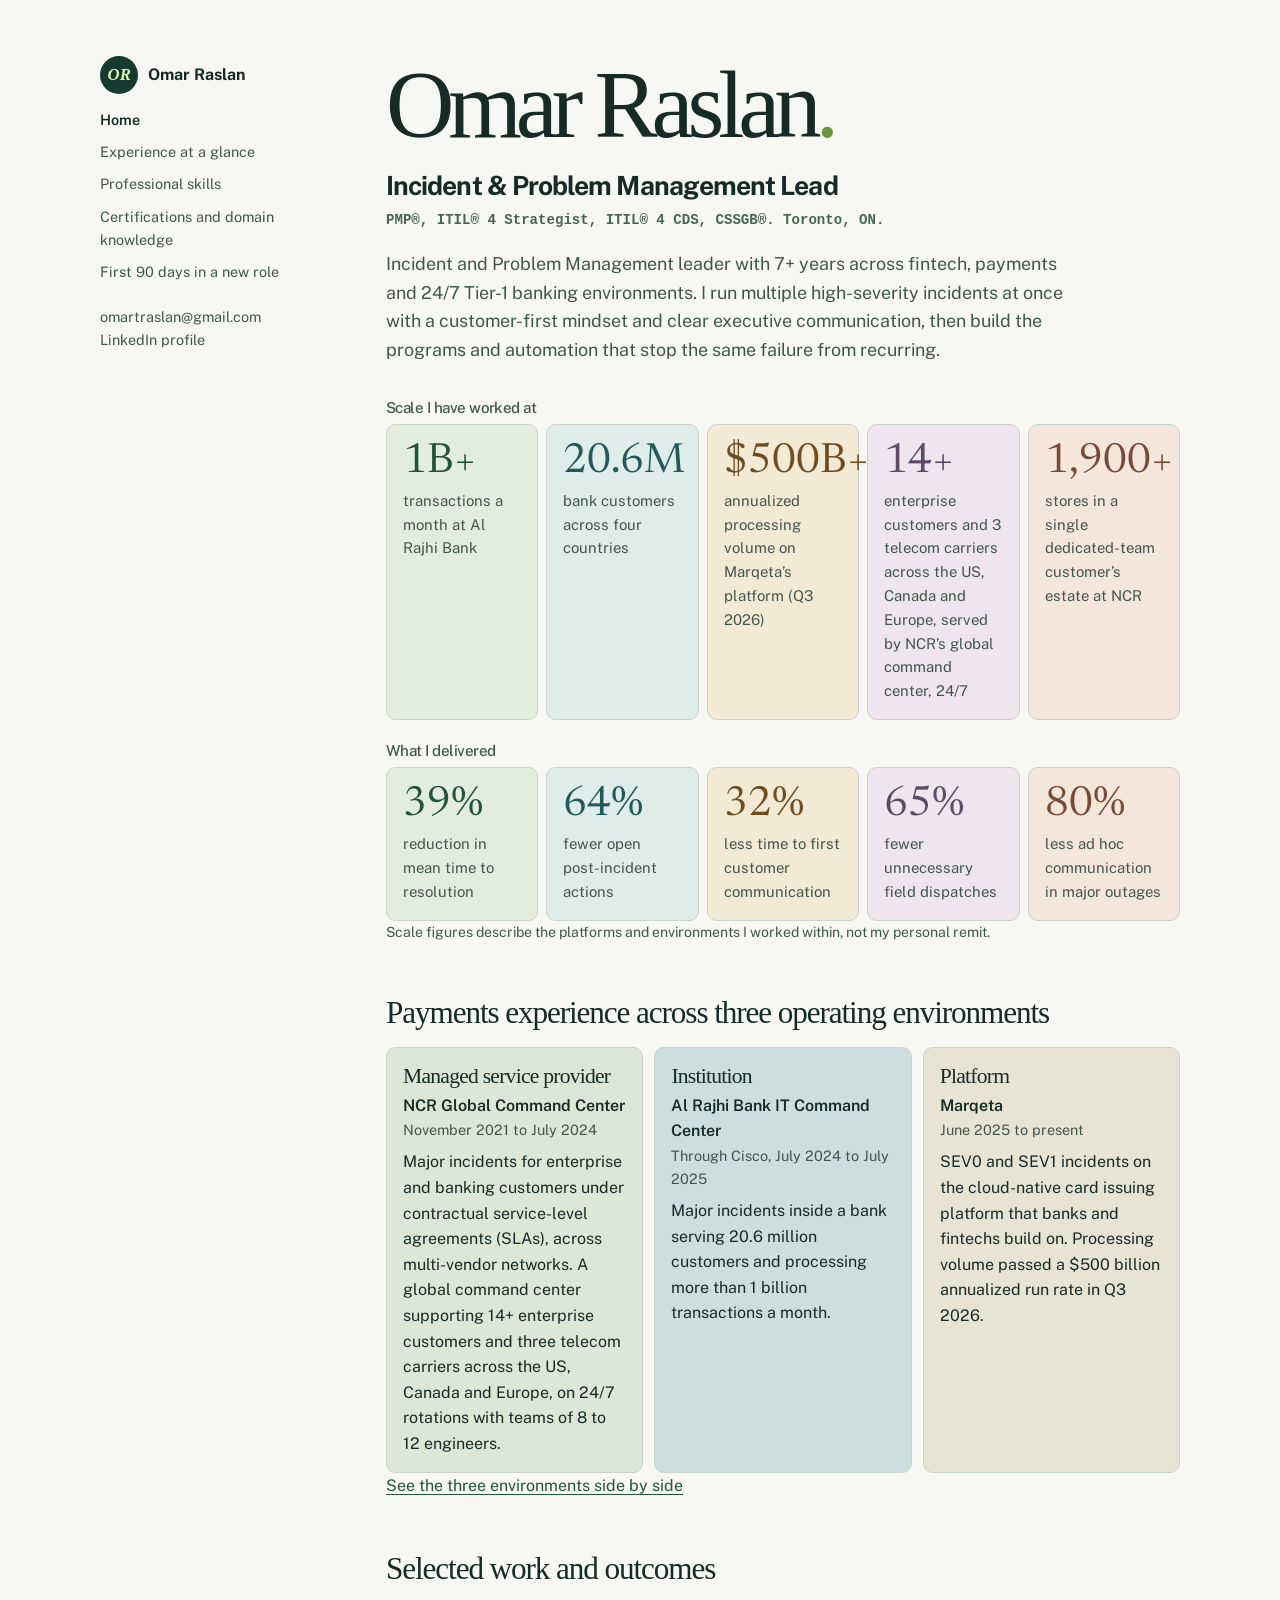
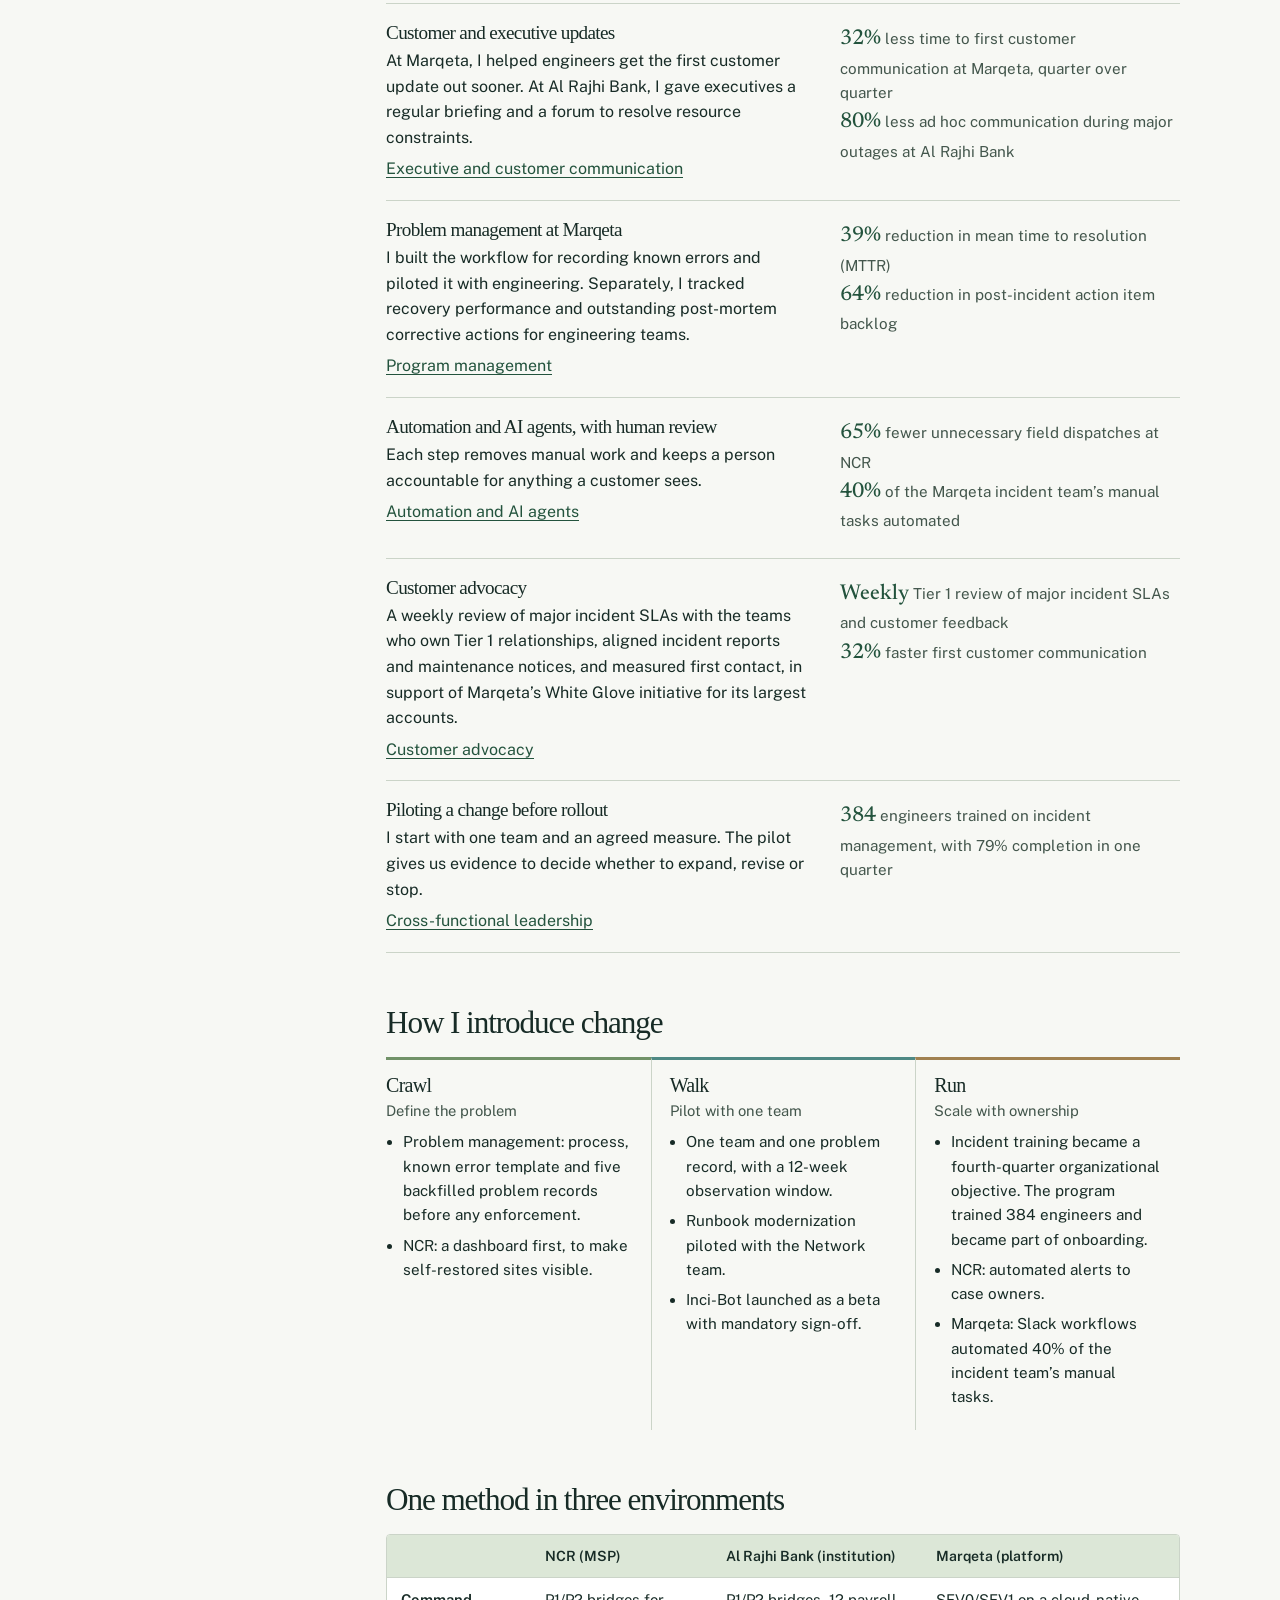
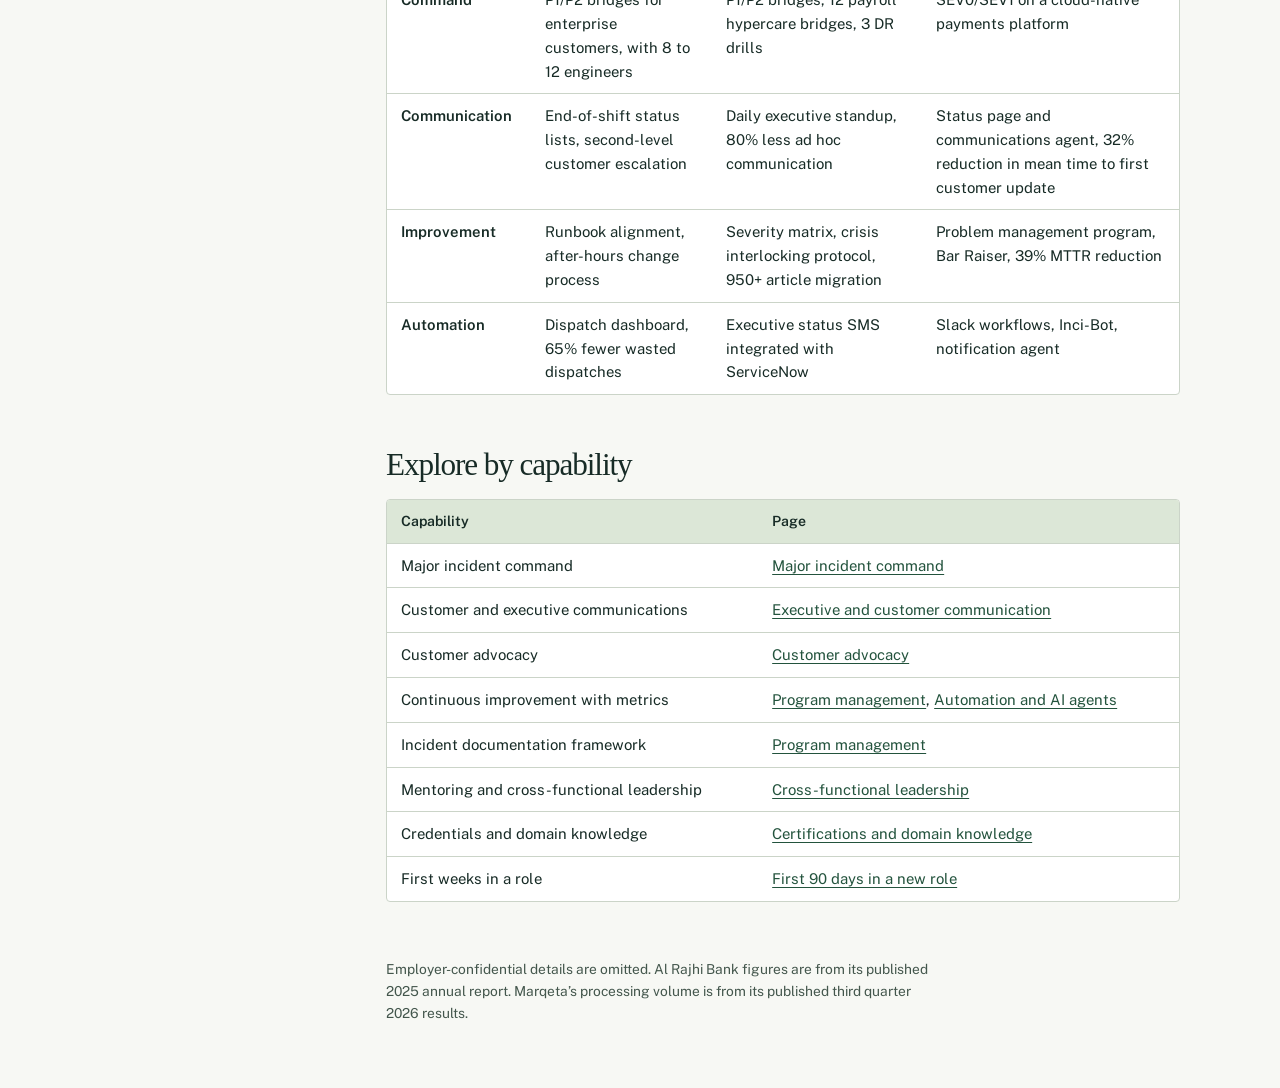
<file: index.html>
<!DOCTYPE html>
<html lang="en">
<head>
<meta charset="utf-8">
<meta name="viewport" content="width=device-width, initial-scale=1, viewport-fit=cover">
<title>Omar Raslan, Incident &amp; Problem Management Lead</title>
<meta name="description" content="Incident and problem management leader with 7+ years across fintech, payments and 24/7 Tier-1 banking environments. Major incident command, executive and customer communication, program management, automation and customer advocacy.">
<meta property="og:type" content="website">
<meta property="og:title" content="Omar Raslan, Incident &amp; Problem Management Lead">
<meta property="og:description" content="7+ years across fintech, payments and 24/7 Tier-1 banking environments. Incident command, communication, program management, automation and customer advocacy, with the evidence.">
<link rel="icon" href="data:image/svg+xml,%3Csvg xmlns='http://www.w3.org/2000/svg' viewBox='0 0 100 100'%3E%3Ctext y='.9em' font-size='90'%3E%F0%9F%9B%A1%EF%B8%8F%3C/text%3E%3C/svg%3E">
<link rel="stylesheet" href="https://fonts.googleapis.com/css2?family=Newsreader:opsz,wght@6..72,400;6..72,500;6..72,600&family=Public+Sans:wght@400;500;600&display=swap">
<style>
:root {
  --bg: #F5F7F9;
  --surface: #FFFFFF;
  --ink: #17222D;
  --muted: #526170;
  --line: #D5DCE3;
  --accent: #0B5C7A;
  --on-accent: #FFFFFF;
  --accent-soft: #E3F0F5;
  --amber: #8A5200;
  --amber-soft: #FFF3DC;
  color-scheme: light;
  box-sizing: border-box;
  padding-top: env(safe-area-inset-top, 0px);
  padding-bottom: env(safe-area-inset-bottom, 0px);
}
@media (prefers-color-scheme: dark) {
  :root:not([data-theme="light"]) {
    --bg: #10181F; --surface: #17222B; --ink: #E6EDF2; --muted: #9FB0BD; --line: #2A3946;
    --accent: #6CC0DD; --on-accent: #0B1A22; --accent-soft: #16323D; --amber: #F0B45A; --amber-soft: #33280F;
    color-scheme: dark;
  }
}
:root[data-theme="dark"] {
  --bg: #10181F; --surface: #17222B; --ink: #E6EDF2; --muted: #9FB0BD; --line: #2A3946;
  --accent: #6CC0DD; --on-accent: #0B1A22; --accent-soft: #16323D; --amber: #F0B45A; --amber-soft: #33280F;
  color-scheme: dark;
}
html { scroll-padding-top: calc(env(safe-area-inset-top, 0px) + 16px); }
*, *::before, *::after { box-sizing: border-box; }
body {
  margin: 0; background: var(--bg); color: var(--ink);
  font-family: "Public Sans", system-ui, -apple-system, "Segoe UI", Roboto, sans-serif;
  font-size: 1rem; line-height: 1.6; -webkit-text-size-adjust: 100%;
}
a { color: var(--accent); text-underline-offset: 3px; }
a:focus-visible, h1:focus-visible { outline: 2px solid var(--accent); outline-offset: 3px; border-radius: 2px; }
h1:focus { outline: none; }

.page { max-width: 1120px; margin: 0 auto; padding: 32px 20px 64px; display: grid; gap: 28px; }
@media (min-width: 920px) { .page { grid-template-columns: 230px minmax(0, 1fr); gap: 56px; padding-top: 56px; } }

.rail { font-size: 0.9rem; }
@media (min-width: 920px) { .rail { position: sticky; top: 32px; align-self: start; } }
.rail .who { font-family: "Newsreader", Georgia, serif; font-size: 1.15rem; color: var(--ink); text-decoration: none; display: inline-block; margin-bottom: 14px; }
.rail ul { list-style: none; margin: 0; padding: 0; display: flex; flex-wrap: wrap; gap: 6px 16px; }
@media (min-width: 920px) { .rail ul { flex-direction: column; gap: 9px; } }
.rail a { color: var(--muted); text-decoration: none; }
.rail a:hover { color: var(--accent); text-decoration: underline; }
.rail a[aria-current="page"] { color: var(--ink); font-weight: 600; }
.rail a.group-current { color: var(--ink); font-weight: 600; }
.rail .sub { display: none; margin-top: 8px; padding: 0 0 0 12px; border-left: 1px solid var(--line); flex-direction: column; gap: 7px; }
.rail.in-skills .sub { display: flex; }
.rail .contact { margin-top: 22px; color: var(--muted); }

main { min-width: 0; }
.view[hidden] { display: none; }

h1, h2, h3 { font-family: "Newsreader", Georgia, "Times New Roman", serif; font-weight: 500; line-height: 1.15; margin: 0; }
h1 { font-size: clamp(2.2rem, 5.6vw, 3.4rem); letter-spacing: -0.01em; }
h2 { font-size: clamp(1.5rem, 3.2vw, 1.95rem); margin: 52px 0 16px; }
h3 { font-size: 1.22rem; margin: 30px 0 10px; }
p { margin: 0 0 14px; max-width: 68ch; }
.lead { font-size: 1.12rem; max-width: 64ch; margin-top: 18px; }
ul.plain { margin: 0 0 14px; padding-left: 1.2em; max-width: 72ch; }
ul.plain li { margin-bottom: 10px; }
.title { font-size: 1.15rem; margin: 10px 0 2px; font-weight: 500; }
.creds { margin: 0; color: var(--muted); }
.note { color: var(--muted); font-size: 0.88rem; }

/* Numbers strip */
.kpis { margin: 34px 0 6px; }
.kpi-title { font-family: "Public Sans", system-ui, sans-serif; font-size: 0.95rem; font-weight: 500; margin: 22px 0 8px; color: var(--muted); }
.kpi-row { display: grid; grid-template-columns: repeat(auto-fit, minmax(150px, 1fr)); margin: 0; border-top: 1px solid var(--line); }
.kpi-row div { padding: 14px 16px 14px 0; border-bottom: 1px solid var(--line); }
.kpi-row dt { font-family: "Newsreader", Georgia, serif; font-size: clamp(2rem, 4.4vw, 2.6rem); line-height: 1.05; color: var(--accent); font-variant-numeric: lining-nums; }
.kpi-row dd { margin: 4px 0 0; color: var(--muted); font-size: 0.93rem; }

/* Three positions band */
.models { display: grid; gap: 0; margin: 8px 0 0; border-top: 1px solid var(--line); }
@media (min-width: 760px) { .models { grid-template-columns: repeat(3, minmax(0, 1fr)); border-top: 0; } }
.models div { padding: 16px 0; border-bottom: 1px solid var(--line); }
@media (min-width: 760px) { .models div { padding: 16px 20px 16px 0; border-bottom: 0; border-top: 3px solid var(--accent); } .models div + div { padding-left: 20px; border-left: 1px solid var(--line); } }
.models h3 { margin: 0 0 4px; font-size: 1.35rem; }
.models .org { font-weight: 600; margin: 0; }
.models .when { color: var(--muted); font-size: 0.9rem; margin: 0 0 8px; }
.models p:last-child { margin: 0; }

/* Cards list */
.diffs { list-style: none; margin: 0; padding: 0; border-top: 1px solid var(--line); }
.diffs li { padding: 18px 0; border-bottom: 1px solid var(--line); display: grid; gap: 6px 28px; }
@media (min-width: 760px) { .diffs li { grid-template-columns: minmax(0, 1.25fr) minmax(0, 1fr); } }
.diffs h3 { margin: 0 0 4px; font-size: 1.2rem; }
.diffs p { margin: 0 0 6px; }
.diffs .proof { color: var(--muted); font-size: 0.95rem; }
.diffs .proof strong { color: var(--accent); font-family: "Newsreader", Georgia, serif; font-size: 1.35rem; font-weight: 500; }

/* Tables */
.scroll { overflow-x: auto; margin: 12px 0 8px; border: 1px solid var(--line); border-radius: 4px; background: var(--surface); }
table { border-collapse: collapse; width: 100%; min-width: 680px; font-size: 0.93rem; }
th, td { text-align: left; vertical-align: top; padding: 10px 14px; border-bottom: 1px solid var(--line); }
thead th { color: var(--muted); font-weight: 600; font-size: 0.88rem; }
tbody th { font-weight: 600; width: 9rem; }
tbody tr:last-child td, tbody tr:last-child th { border-bottom: 0; }

/* Sequences */
.seq { list-style: none; counter-reset: s; margin: 10px 0 14px; padding: 0; max-width: 74ch; }
.seq > li { counter-increment: s; position: relative; padding: 0 0 18px 44px; }
.seq > li::before { content: counter(s); position: absolute; left: 0; top: 0; width: 28px; height: 28px; border-radius: 50%; border: 1px solid var(--accent); color: var(--accent); font-size: 0.85rem; display: grid; place-items: center; font-weight: 600; }
.seq > li::after { content: ""; position: absolute; left: 14px; top: 32px; bottom: 4px; width: 1px; background: var(--line); }
.seq > li:last-child::after { display: none; }
.seq h3 { margin: 2px 0 6px; font-size: 1.12rem; }
.seq p { margin: 0 0 6px; }
.seq .where { color: var(--muted); font-size: 0.93rem; }

.stages { display: grid; gap: 0; border-top: 1px solid var(--line); margin: 8px 0; }
@media (min-width: 760px) { .stages { grid-template-columns: repeat(3, minmax(0, 1fr)); border-top: 0; } }
.stages div { padding: 14px 0; border-bottom: 1px solid var(--line); }
@media (min-width: 760px) { .stages div { padding: 14px 18px 14px 0; border-bottom: 0; border-top: 3px solid var(--line); } .stages div:nth-child(1) { border-top-color: var(--accent-soft); } .stages div:nth-child(2) { border-top-color: var(--accent); } .stages div:nth-child(3) { border-top-color: var(--ink); } .stages div + div { padding-left: 18px; border-left: 1px solid var(--line); } }
.stages h3 { margin: 0 0 2px; font-size: 1.25rem; }
.stages .sub { color: var(--muted); margin: 0 0 8px; font-size: 0.92rem; }
.stages ul { margin: 0; padding-left: 1.1em; font-size: 0.95rem; }
.stages li { margin-bottom: 6px; }

.lifecycle { list-style: none; margin: 14px 0 8px; padding: 0; display: flex; flex-wrap: wrap; gap: 8px; }
.lifecycle li { padding: 6px 12px; border: 1px solid var(--line); background: var(--surface); border-radius: 4px; font-size: 0.92rem; }

.facts { margin: 0 0 6px; border-top: 1px solid var(--line); max-width: 72ch; }
.facts div { display: grid; grid-template-columns: 10rem minmax(0, 1fr); gap: 4px 16px; padding: 9px 0; border-bottom: 1px solid var(--line); }
.facts dt { font-weight: 600; }
.facts dd { margin: 0; color: var(--muted); }
@media (max-width: 560px) { .facts div { grid-template-columns: 7.5rem minmax(0, 1fr); } }
.source { font-size: 0.85rem; color: var(--muted); }

.format { margin: 0 0 8px; max-width: 72ch; border-top: 1px solid var(--line); }
.format div { padding: 10px 0; border-bottom: 1px solid var(--line); display: grid; grid-template-columns: 11rem minmax(0, 1fr); gap: 4px 16px; }
.format dt { font-weight: 600; }
.format dd { margin: 0; color: var(--muted); }
@media (max-width: 560px) { .format div { grid-template-columns: 1fr; } }

.bridge { margin: 26px 0 8px; background: var(--surface); border: 1px solid var(--line); border-left: 4px solid var(--amber); border-radius: 4px; max-width: 760px; }
.bridge header { display: flex; flex-wrap: wrap; align-items: center; gap: 8px 14px; padding: 12px 18px; border-bottom: 1px solid var(--line); }
.bridge .sev { background: var(--amber-soft); color: var(--amber); font-weight: 600; padding: 2px 10px; border-radius: 3px; font-size: 0.9rem; }
.bridge .at { font-weight: 600; }
.bridge .tag { margin-left: auto; color: var(--muted); font-size: 0.85rem; font-style: italic; }
.bridge dl { margin: 0; padding: 6px 18px 14px; }
.bridge dl > div { padding: 10px 0; border-bottom: 1px solid var(--line); }
.bridge dl > div:last-child { border-bottom: 0; }
.bridge dt { font-weight: 600; margin-bottom: 2px; }
.bridge dd { margin: 0; }
.tiers { display: flex; gap: 4px; margin-top: 10px; max-width: 460px; }
.tiers span { padding: 4px 8px; font-size: 0.85rem; border-radius: 3px; border: 1px solid var(--accent); white-space: nowrap; }
.tiers .t1 { flex: 3; background: var(--accent); color: var(--on-accent); }
.tiers .t2 { flex: 6; background: var(--accent-soft); color: var(--ink); }
.tiers .t3 { flex: 5; background: var(--surface); color: var(--ink); border-color: var(--line); }

.callout { border-left: 3px solid var(--accent); background: var(--surface); padding: 14px 18px; margin: 18px 0; max-width: 72ch; border-radius: 0 4px 4px 0; }
.callout p:last-child { margin: 0; }

/* Certifications */
.certs { list-style: none; margin: 0; padding: 0; border-top: 1px solid var(--line); }
.certs li { padding: 18px 0; border-bottom: 1px solid var(--line); display: grid; gap: 6px 28px; }
@media (min-width: 760px) { .certs li { grid-template-columns: minmax(0, 1fr) minmax(0, 1.6fr); } }
.certs h3 { margin: 0 0 4px; font-size: 1.15rem; }
.certs .meta { color: var(--muted); font-size: 0.9rem; margin: 0; }
.certs p { margin: 0 0 6px; }
.certs .use { color: var(--muted); font-size: 0.93rem; }
.pill { display: inline-block; background: var(--amber-soft); color: var(--amber); font-size: 0.8rem; font-weight: 600; padding: 1px 8px; border-radius: 3px; margin-left: 6px; }
.domain { display: grid; gap: 0; border-top: 1px solid var(--line); max-width: 78ch; }
.domain div { display: grid; grid-template-columns: 11rem minmax(0, 1fr); gap: 4px 16px; padding: 12px 0; border-bottom: 1px solid var(--line); }
.domain dt { font-weight: 600; }
.domain dd { margin: 0; color: var(--muted); }
@media (max-width: 560px) { .domain div { grid-template-columns: 1fr; } }

.inpractice { margin-top: 40px; padding-top: 18px; border-top: 1px solid var(--line); }
.inpractice h2 { margin-top: 0; }

.pager { margin-top: 48px; padding-top: 18px; border-top: 1px solid var(--line); display: flex; flex-wrap: wrap; justify-content: space-between; gap: 12px 24px; font-size: 0.95rem; }
.pager span { color: var(--muted); display: block; font-size: 0.85rem; }

footer { margin-top: 56px; color: var(--muted); font-size: 0.86rem; max-width: 70ch; }

@media print {
  .rail, .pager { display: none; }
  .page { display: block; padding: 0; }
  .view[hidden] { display: block !important; }
  .view { break-before: page; }
  a { color: inherit; }
}
/* Reference theme applied to the original portfolio layout. */
:root,:root:not([data-theme="light"]),:root[data-theme="dark"] {
  color-scheme:light;--bg:#f7f8f4;--ink:#172b26;--surface:#fff;--muted:#43564c;
  --line:#cbd4c8;--accent:#23533d;--accent-soft:#dce7d7;--on-accent:#fff;
  --amber:#795012;--amber-soft:#fff1d6;
}
h1,h2,h3 {font-family:Georgia,serif;letter-spacing:-.035em}
#h-home {font:normal clamp(3.6rem,7.4vw,6.4rem)/1.04 Georgia,serif;letter-spacing:-.065em}
#h-home::after {content:".";color:#69953c}
#view-home .title {font-size:clamp(1.3rem,2.1vw,1.65rem);font-weight:700;letter-spacing:-.035em}
.creds {font:600 .88rem/1.65 ui-monospace,monospace;color:#46674f}
.lead {color:var(--muted)}
.rail .who {display:inline-flex;align-items:center;gap:.6rem;font:700 1rem/1.3 "Public Sans",sans-serif}
.rail .who::before {content:"OR";content:"OR" / "";width:2.4rem;height:2.4rem;border-radius:50%;display:grid;place-items:center;background:#173a30;color:#dcf7af;font:bold italic 1.05rem Georgia,serif}
.models {background:none;box-shadow:none;gap:.7rem;border:0}
.models > div,.models > div + div {border:1px solid var(--line);border-radius:.6rem;padding:1rem;background:#dce7d7}
.models > div:nth-child(2) {background:#cddede}
.models > div:nth-child(3) {background:#e7e4d4}


/* Colour accents for the supplied portfolio views. */
@media screen {
  :root { --forest:#23533d; --sage:#e2eddd; --teal:#225959; --sea:#deecea;
    --ochre:#704d21; --sand:#f3ead5; --plum:#604965; --lilac:#eee5ef;
    --clay:#784b38; --peach:#f5e6db; }
  #view-communication, #view-advocacy {--accent:var(--teal);--accent-soft:var(--sea)}
  #view-program, #view-first-90-days {--accent:var(--ochre);--accent-soft:var(--sand)}
  #view-automation, #view-skills {--accent:var(--plum);--accent-soft:var(--lilac)}
  #view-leadership, #view-certifications {--accent:var(--clay);--accent-soft:var(--peach)}
  .kpi-row {gap:.5rem;border:0}
  .kpi-row > div {padding:1rem;border:1px solid var(--line);border-radius:.6rem;background:var(--tint);--tint:var(--sage);--tone:var(--forest)}
  .kpi-row > div:nth-child(5n + 2) {--tint:var(--sea);--tone:var(--teal)}
  .kpi-row > div:nth-child(5n + 3) {--tint:var(--sand);--tone:var(--ochre)}
  .kpi-row > div:nth-child(5n + 4) {--tint:var(--lilac);--tone:var(--plum)}
  .kpi-row > div:nth-child(5n) {--tint:var(--peach);--tone:var(--clay)}
  .kpi-row dt {color:var(--tone)}
  .view thead th {background:var(--accent-soft);color:var(--ink)}
  .view .callout, .view .inpractice {border-inline-start:3px solid var(--accent);background:var(--accent-soft)}
  .view .stages > div:nth-child(1) {border-top-color:#719268}
  .view .stages > div:nth-child(2) {border-top-color:#4e8984}
  .view .stages > div:nth-child(3) {border-top-color:#a18150}
}
</style>
</head>
<body>
<div class="page">

  <aside class="rail" id="rail">
    <a class="who" href="#home">Omar Raslan</a>
    <nav aria-label="Portfolio pages">
      <ul>
        <li><a href="#home" data-view="home">Home</a></li>
        <li><a href="#glance" data-view="glance">Experience at a glance</a></li>
        <li>
          <a href="#skills" data-view="skills" id="skills-link">Professional skills</a>
          <ul class="sub" aria-label="Professional skills">
            <li><a href="#command" data-view="command">Major incident command</a></li>
            <li><a href="#communication" data-view="communication">Executive and customer communication</a></li>
            <li><a href="#program" data-view="program">Program management</a></li>
            <li><a href="#automation" data-view="automation">Automation and AI agents</a></li>
            <li><a href="#leadership" data-view="leadership">Cross-functional leadership</a></li>
            <li><a href="#advocacy" data-view="advocacy">Customer advocacy</a></li>
          </ul>
        </li>
        <li><a href="#certifications" data-view="certifications">Certifications and domain knowledge</a></li>
        <li><a href="#first-90-days" data-view="first-90-days">First 90 days in a new role</a></li>
      </ul>
    </nav>
    <p class="contact">
      <a href="mailto:omartraslan@gmail.com">omartraslan@gmail.com</a><br>
      <a href="https://www.linkedin.com/in/omartraslan">LinkedIn profile</a>
    </p>
  </aside>

  <main>

<!-- ============ HOME ============ -->
<section class="view" id="view-home" aria-labelledby="h-home">
  <h1 id="h-home">Omar Raslan</h1>
  <p class="title">Incident &amp; Problem Management Lead</p>
  <p class="creds">PMP®, ITIL® 4 Strategist, ITIL® 4 CDS, CSSGB®. Toronto, ON.</p>
  <p class="lead">Incident and Problem Management leader with 7+ years across fintech, payments and 24/7 Tier-1 banking environments. I run multiple high-severity incidents at once with a customer-first mindset and clear executive communication, then build the programs and automation that stop the same failure from recurring.</p>

  <section class="kpis" aria-label="Scale and results">
    <h2 class="kpi-title">Scale I have worked at</h2>
    <dl class="kpi-row">
      <div><dt>1B+</dt><dd>transactions a month at Al Rajhi Bank</dd></div>
      <div><dt>20.6M</dt><dd>bank customers across four countries</dd></div>
      <div><dt>$500B+</dt><dd>annualized processing volume on Marqeta’s platform (Q3 2026)</dd></div>
      <div><dt>14+</dt><dd>enterprise customers and 3 telecom carriers across the US, Canada and Europe, served by NCR’s global command center, 24/7</dd></div>
      <div><dt>1,900+</dt><dd>stores in a single dedicated-team customer’s estate at NCR</dd></div>
    </dl>
    <h2 class="kpi-title">What I delivered</h2>
    <dl class="kpi-row">
      <div><dt>39%</dt><dd>reduction in mean time to resolution</dd></div>
      <div><dt>64%</dt><dd>fewer open post-incident actions</dd></div>
      <div><dt>32%</dt><dd>less time to first customer communication</dd></div>
      <div><dt>65%</dt><dd>fewer unnecessary field dispatches</dd></div>
      <div><dt>80%</dt><dd>less ad hoc communication in major outages</dd></div>
    </dl>
    <p class="note">Scale figures describe the platforms and environments I worked within, not my personal remit.</p>
  </section>

  <h2>Payments experience across three operating environments</h2>
  <div class="models">
    <div>
      <h3>Managed service provider</h3>
      <p class="org">NCR Global Command Center</p>
      <p class="when">November 2021 to July 2024</p>
      <p>Major incidents for enterprise and banking customers under contractual service-level agreements (SLAs), across multi-vendor networks. A global command center supporting 14+ enterprise customers and three telecom carriers across the US, Canada and Europe, on 24/7 rotations with teams of 8 to 12 engineers.</p>
    </div>
    <div>
      <h3>Institution</h3>
      <p class="org">Al Rajhi Bank IT Command Center</p>
      <p class="when">Through Cisco, July 2024 to July 2025</p>
      <p>Major incidents inside a bank serving 20.6 million customers and processing more than 1 billion transactions a month.</p>
    </div>
    <div>
      <h3>Platform</h3>
      <p class="org">Marqeta</p>
      <p class="when">June 2025 to present</p>
      <p>SEV0 and SEV1 incidents on the cloud-native card issuing platform that banks and fintechs build on. Processing volume passed a $500 billion annualized run rate in Q3 2026.</p>
    </div>
  </div>
  <p><a href="#glance">See the three environments side by side</a></p>

  <h2>Selected work and outcomes</h2>
  <ul class="diffs">
    <li>
      <div>
        <h3>Customer and executive updates</h3>
        <p>At Marqeta, I helped engineers get the first customer update out sooner. At Al Rajhi Bank, I gave executives a regular briefing and a forum to resolve resource constraints.</p>
        <a href="#communication">Executive and customer communication</a>
      </div>
      <p class="proof"><strong>32%</strong> less time to first customer communication at Marqeta, quarter over quarter<br><strong>80%</strong> less ad hoc communication during major outages at Al Rajhi Bank</p>
    </li>
    <li>
      <div>
        <h3>Problem management at Marqeta</h3>
        <p>I built the workflow for recording known errors and piloted it with engineering. Separately, I tracked recovery performance and outstanding post-mortem corrective actions for engineering teams.</p>
        <a href="#program">Program management</a>
      </div>
      <p class="proof"><strong>39%</strong> reduction in mean time to resolution (MTTR)<br><strong>64%</strong> reduction in post-incident action item backlog</p>
    </li>
    <li>
      <div>
        <h3>Automation and AI agents, with human review</h3>
        <p>Each step removes manual work and keeps a person accountable for anything a customer sees.</p>
        <a href="#automation">Automation and AI agents</a>
      </div>
      <p class="proof"><strong>65%</strong> fewer unnecessary field dispatches at NCR<br><strong>40%</strong> of the Marqeta incident team’s manual tasks automated</p>
    </li>
    <li>
      <div>
        <h3>Customer advocacy</h3>
        <p>A weekly review of major incident SLAs with the teams who own Tier 1 relationships, aligned incident reports and maintenance notices, and measured first contact, in support of Marqeta’s White Glove initiative for its largest accounts.</p>
        <a href="#advocacy">Customer advocacy</a>
      </div>
      <p class="proof"><strong>Weekly</strong> Tier 1 review of major incident SLAs and customer feedback<br><strong>32%</strong> faster first customer communication</p>
    </li>
    <li>
      <div>
        <h3>Piloting a change before rollout</h3>
        <p>I start with one team and an agreed measure. The pilot gives us evidence to decide whether to expand, revise or stop.</p>
        <a href="#leadership">Cross-functional leadership</a>
      </div>
      <p class="proof"><strong>384</strong> engineers trained on incident management, with 79% completion in one quarter</p>
    </li>
  </ul>

  <h2>How I introduce change</h2>
  <div class="stages">
    <div>
      <h3>Crawl</h3>
      <p class="sub">Define the problem</p>
      <ul>
        <li>Problem management: process, known error template and five backfilled problem records before any enforcement.</li>
        <li>NCR: a dashboard first, to make self-restored sites visible.</li>
      </ul>
    </div>
    <div>
      <h3>Walk</h3>
      <p class="sub">Pilot with one team</p>
      <ul>
        <li>One team and one problem record, with a 12-week observation window.</li>
        <li>Runbook modernization piloted with the Network team.</li>
        <li>Inci-Bot launched as a beta with mandatory sign-off.</li>
      </ul>
    </div>
    <div>
      <h3>Run</h3>
      <p class="sub">Scale with ownership</p>
      <ul>
        <li>Incident training became a fourth-quarter organizational objective. The program trained 384 engineers and became part of onboarding.</li>
        <li>NCR: automated alerts to case owners.</li>
        <li>Marqeta: Slack workflows automated 40% of the incident team’s manual tasks.</li>
      </ul>
    </div>
  </div>

  <h2>One method in three environments</h2>
  <div class="scroll" tabindex="0" role="region" aria-label="Method across three environments">
    <table>
      <thead><tr><th scope="col"></th><th scope="col">NCR (MSP)</th><th scope="col">Al Rajhi Bank (institution)</th><th scope="col">Marqeta (platform)</th></tr></thead>
      <tbody>
        <tr><th scope="row">Command</th><td>P1/P2 bridges for enterprise customers, with 8 to 12 engineers</td><td>P1/P2 bridges, 12 payroll hypercare bridges, 3 DR drills</td><td>SEV0/SEV1 on a cloud-native payments platform</td></tr>
        <tr><th scope="row">Communication</th><td>End-of-shift status lists, second-level customer escalation</td><td>Daily executive standup, 80% less ad hoc communication</td><td>Status page and communications agent, 32% reduction in mean time to first customer update</td></tr>
        <tr><th scope="row">Improvement</th><td>Runbook alignment, after-hours change process</td><td>Severity matrix, crisis interlocking protocol, 950+ article migration</td><td>Problem management program, Bar Raiser, 39% MTTR reduction</td></tr>
        <tr><th scope="row">Automation</th><td>Dispatch dashboard, 65% fewer wasted dispatches</td><td>Executive status SMS integrated with ServiceNow</td><td>Slack workflows, Inci-Bot, notification agent</td></tr>
      </tbody>
    </table>
  </div>

  <h2>Explore by capability</h2>
  <div class="scroll" tabindex="0" role="region" aria-label="Capability map">
    <table>
      <thead><tr><th scope="col">Capability</th><th scope="col">Page</th></tr></thead>
      <tbody>
        <tr><td>Major incident command</td><td><a href="#command">Major incident command</a></td></tr>
        <tr><td>Customer and executive communications</td><td><a href="#communication">Executive and customer communication</a></td></tr>
        <tr><td>Customer advocacy</td><td><a href="#advocacy">Customer advocacy</a></td></tr>
        <tr><td>Continuous improvement with metrics</td><td><a href="#program">Program management</a>, <a href="#automation">Automation and AI agents</a></td></tr>
        <tr><td>Incident documentation framework</td><td><a href="#program">Program management</a></td></tr>
        <tr><td>Mentoring and cross-functional leadership</td><td><a href="#leadership">Cross-functional leadership</a></td></tr>
        <tr><td>Credentials and domain knowledge</td><td><a href="#certifications">Certifications and domain knowledge</a></td></tr>
        <tr><td>First weeks in a role</td><td><a href="#first-90-days">First 90 days in a new role</a></td></tr>
      </tbody>
    </table>
  </div>

  <footer>Employer-confidential details are omitted. Al Rajhi Bank figures are from its published 2025 annual report. Marqeta’s processing volume is from its published third quarter 2026 results.</footer>
</section>

<!-- ============ GLANCE ============ -->
<section class="view" id="view-glance" aria-labelledby="h-glance" hidden>
  <h1 id="h-glance">Experience at a glance</h1>
  <p class="lead">Three environments, compared on the same terms.</p>
  <div class="scroll" tabindex="0" role="region" aria-label="Experience comparison">
    <table>
      <thead><tr><th scope="col"></th><th scope="col">Marqeta</th><th scope="col">Al Rajhi Bank</th><th scope="col">NCR</th></tr></thead>
      <tbody>
        <tr><th scope="row">Role and period</th><td>Incident and problem manager, June 2025 to present</td><td>Senior major incident and problem manager, through Cisco, July 2024 to July 2025</td><td>Senior major incident manager, November 2021 to July 2024</td></tr>
        <tr><th scope="row">Operating model</th><td>Platform that fintechs and banks build on</td><td>Institution serving retail and corporate customers</td><td>Managed service provider under contractual SLAs</td></tr>
        <tr><th scope="row">Scale</th><td>$500B+ annualized processing volume (Q3 2026), $383B in 2025</td><td>1B+ transactions a month, 20.6M customers, 96% digital</td><td>Global 24/7 command center, 14+ enterprise customers and 3 carriers across the US, Canada and Europe, teams of 8 to 12 engineers, customer estates of 840 to 1,900+ sites</td></tr>
        <tr><th scope="row">Customers</th><td>Payments apps, buy-now-pay-later lenders, ride-hailing and delivery platforms</td><td>Retail and corporate customers in four countries</td><td>Retailers, a school district, a Canadian bank, an automaker, European industrial and consumer brands, and telecom providers</td></tr>
        <tr><th scope="row">Environment</th><td>Cloud-native, card networks, cloud providers</td><td>Core banking, payments, mainframe, hybrid cloud</td><td>Cisco Meraki, Juniper, Riverbed, VMware VeloCloud, Ciena</td></tr>
        <tr><th scope="row">Headline results</th><td>39% faster resolution, 64% fewer open actions, 32% faster customer communication, 384 engineers trained</td><td>12 hypercare bridges, 3 DR drills, 80% less ad hoc communication, 134 journey mappings, 950+ articles</td><td>65% fewer wasted dispatches, after-hours change process, ServiceNow training</td></tr>
        <tr><th scope="row">Biggest event</th><td>Regional cloud outage: about 40 services, 26 incident tickets</td><td>11-day DR drill, 1B+ transactions, no interruption</td><td>Weekend outage of 35 school sites</td></tr>
      </tbody>
    </table>
  </div>
  <nav class="pager" aria-label="Page navigation">
    <a href="#home"><span>Previous</span>Home</a>
    <a href="#skills"><span>Next</span>Professional skills</a>
  </nav>
</section>

<!-- ============ SKILLS HUB ============ -->
<section class="view" id="view-skills" aria-labelledby="h-skills" hidden>
  <h1 id="h-skills">Professional skills</h1>
  <p class="lead">Six capabilities, each with the evidence behind it.</p>
  <ul class="diffs">
    <li>
      <div>
        <h3>Major incident command</h3>
        <p>Running high-severity incidents across payments, banking and cloud platforms, from the first minutes to recovery.</p>
        <a href="#command">Major incident command</a>
      </div>
      <p class="proof"><strong>12</strong> payroll hypercare bridges<br><strong>3</strong> DR drills, one of 11 days with 1B+ transactions</p>
    </li>
    <li>
      <div>
        <h3>Executive and customer communication</h3>
        <p>One source of truth, a fixed cadence and measures for how fast and how well customers and executives hear from us.</p>
        <a href="#communication">Executive and customer communication</a>
      </div>
      <p class="proof"><strong>32%</strong> faster first customer communication<br><strong>80%</strong> less ad hoc communication</p>
    </li>
    <li>
      <div>
        <h3>Program management</h3>
        <p>Problem management from zero, post-incident quality and documentation that holds up during an incident.</p>
        <a href="#program">Program management</a>
      </div>
      <p class="proof"><strong>39%</strong> faster resolution<br><strong>64%</strong> fewer open post-incident actions</p>
    </li>
    <li>
      <div>
        <h3>Automation and AI agents</h3>
        <p>Dashboards, workflows, tool connections and agents that remove manual work, with a person accountable for customer-facing output.</p>
        <a href="#automation">Automation and AI agents</a>
      </div>
      <p class="proof"><strong>65%</strong> fewer wasted dispatches<br><strong>40%</strong> of manual tasks automated</p>
    </li>
    <li>
      <div>
        <h3>Cross-functional leadership</h3>
        <p>Leading people I do not manage by agreeing roles and decision rights before an incident.</p>
        <a href="#leadership">Cross-functional leadership</a>
      </div>
      <p class="proof"><strong>384</strong> engineers trained<br><strong>79%</strong> completion in one quarter</p>
    </li>
    <li>
      <div>
        <h3>Customer advocacy</h3>
        <p>Treating the customer’s experience of an incident as part of the incident, through a weekly Tier 1 review in support of Marqeta’s White Glove initiative.</p>
        <a href="#advocacy">Customer advocacy</a>
      </div>
      <p class="proof"><strong>Weekly</strong> Tier 1 review of major incident SLAs<br><strong>48 h</strong> notice for high-risk maintenance</p>
    </li>
  </ul>
  <nav class="pager" aria-label="Page navigation">
    <a href="#glance"><span>Previous</span>Experience at a glance</a>
    <a href="#command"><span>Next</span>Major incident command</a>
  </nav>
</section>

<!-- ============ COMMAND ============ -->
<section class="view" id="view-command" aria-labelledby="h-command" hidden>
  <h1 id="h-command">Major incident command</h1>
  <p class="lead">I have worked major incidents at national banking scale, through peak processing windows and full data center switchovers, and I apply the same method on a cloud-native payments platform today.</p>

  <h2>The environment</h2>
  <p>Senior Major Incident &amp; Problem Manager at the Al Rajhi Bank IT Command Center, delivered through Cisco managed services, July 2024 to July 2025. Al Rajhi Bank is the world’s largest Islamic bank and ranks first in Saudi Arabia by customers and total financing. The IT Command Center ran 24/7/365.</p>
  <dl class="facts">
    <div><dt>20.6 million</dt><dd>Customers in 2025, up from 18.5 million in 2024, the year I joined</dd></div>
    <div><dt>4 countries</dt><dd>Saudi Arabia, Malaysia, Kuwait and Jordan</dd></div>
    <div><dt>1 billion+</dt><dd>Banking transactions per month on average in Saudi Arabia, over 12 billion a year</dd></div>
    <div><dt>96%</dt><dd>Of interactions handled through digital channels</dd></div>
    <div><dt>SAR 1,043 billion</dt><dd>Total assets, about US$278 billion</dd></div>
    <div><dt>First</dt><dd>In the Middle East for remittances by payment value</dd></div>
  </dl>
  <p class="source">Figures from Al Rajhi Bank’s 2025 annual report.</p>
  <p>I led P1/P2 bridges across core banking, payments infrastructure and managed service environments, using observability and monitoring tools for real-time status and impact analysis. My tooling experience spans Datadog, Dynatrace, Grafana, SolarWinds and TrueSight.</p>

  <h2>The first 30 minutes</h2>
  <p>The first half hour of a major incident sets its direction. In that window I establish a clear shared understanding of the situation, define roles and accountability, and focus the team on mitigating customer impact before pursuing root cause. Communication starts at once, to internal and external stakeholders, on a fixed cadence, so everyone works from the same information while we manage against SLAs.</p>
  <ol class="lifecycle" aria-label="Incident lifecycle">
    <li>Triage</li><li>Mitigation</li><li>Recovery</li><li>Post-incident review</li><li>Problem management</li>
  </ol>

  <h2>Evidence</h2>
  <ul class="plain">
    <li><strong>Peak-load operations.</strong> I designed and led 12 monthly payroll hypercare bridges, each running 48 hours. They covered the bank’s most critical recurring processing window and brought infrastructure, core banking, online banking and mainframe teams together with senior directors.</li>
    <li><strong>Disaster recovery.</strong> I took part in 3 disaster recovery drills as a Major Incident Manager. In each one I ran the DR bridge on my shift, handed it over at every shift change, worked with the engineering teams and directors on the bridge and reported to the DR committee at the end of each shift. The largest was an 11-day drill that simulated a cybersecurity incident and required a full switchover to the alternate data center. It processed more than 1 billion transactions with no interruption to customer service.</li>
    <li><strong>Change control during incidents.</strong> I evaluated and implemented emergency changes and led 42 post-change window business-as-usual verifications, run with the Command Center agents’ weekly post-change jobs according to the change management schedule. I introduced a handoff for post-implementation verification between the incident and change management teams.</li>
    <li><strong>Command structure.</strong> I introduced a business-impact severity matrix based on the impact and urgency model, and co-developed the accountability boundaries between Unified Command Center teams with the Process Improvement Director.</li>
    <li><strong>Observability.</strong> I partnered with the SRE and observability team on 134 service journey mappings in Dynatrace, giving structured visibility across the bank’s critical services.</li>
  </ul>

  <h2>A hard day: an outage and an incident underneath it</h2>
  <p>At Marqeta, a cloud provider’s regional outage ran about 15 hours, affecting about 40 services, 11+ of them critical, and producing 26 incident tickets.</p>
  <h3>Organizing the response</h3>
  <ul class="plain">
    <li><strong>Rapid swarm.</strong> I initiated a 10-minute rapid swarm with all service SMEs to enforce structure.</li>
    <li><strong>One source of truth.</strong> I consolidated the related tickets into a parent-child hierarchy, which eliminated information drift.</li>
    <li><strong>Role specialization.</strong> I separated the technical incident commander role from a communications lead role.</li>
    <li><strong>Stakeholder alignment.</strong> I activated the crisis management protocol to bridge engineering and executive leadership, and set up a dedicated communications bridge with the VP of Communications and Customer Success to centralize and vet external-facing information.</li>
    <li><strong>Executive visibility.</strong> A synchronized MI report every 30 minutes reduced executive inquiry volume.</li>
    <li><strong>Afterwards.</strong> I used the case to formalize a Crisis-Incident Handoff Playbook.</li>
  </ul>

  <h3>The incident underneath</h3>
  <p>Inside the outage, a second and unrelated failure was building: a card network update that our message router could not process.</p>
  <ol class="seq">
    <li>
      <h3>Declare and mobilize</h3>
      <p>I was paged for sustained stand-in processing on a card network. I opened a bridge, requested responders including production support and the account managers, and put the engineers on a single facts document.</p>
    </li>
    <li>
      <h3>Test the obvious cause</h3>
      <p>The timing pointed at the outage, and early evidence agreed: an identity-check dependency was down. I linked the incident to the outage as related and kept recording the facts as they changed.</p>
    </li>
    <li>
      <h3>Separate the incident</h3>
      <p>By afternoon the dependency had recovered but the errors continued, and only one network was affected. I told colleagues and stakeholders it was a different cause, traced to the network’s update.</p>
    </li>
    <li>
      <h3>Contain and verify</h3>
      <p>The network would not roll back, so engineering shipped a containment fix. In parallel I ran a service-by-service recovery check for the outage and held status updates until the messages to top customers were agreed.</p>
    </li>
    <li>
      <h3>Close out</h3>
      <p>I chased every related incident to a stable state with its impact window, supported the customer reports, and tracked the follow-up actions.</p>
    </li>
  </ol>
  <h3>What I took from it</h3>
  <ul class="plain">
    <li>Keep a light watch after dismissing a bridge, because a second failure can be hiding behind the first.</li>
    <li>Close the impact question before asking a third party to change anything.</li>
    <li>Reconcile report timelines with customers’ own data before publishing.</li>
  </ul>

  <h2>The same method elsewhere</h2>
  <ul class="plain">
    <li><strong>NCR Global Command Center.</strong> I led P1/P2 bridges for global banking and enterprise clients with resolver teams of 8 to 12 engineers. One example is a weekend outage that took down 35 school sites, handled with limited on-shift resources: I escalated the resourcing limit to the service management office, agreed a dispatch plan with the network provider and shared a status list at the end of every shift.</li>
  </ul>

  <div class="inpractice">
    <h2>In a new environment</h2>
    <p>Critical processing windows, resilience exercises and participant-facing incidents call for the same discipline: one commander, clear roles, customer impact mitigated first, and communication on a fixed cadence from the first minutes.</p>
  </div>

  <nav class="pager" aria-label="Page navigation">
    <a href="#skills"><span>Previous</span>Professional skills</a>
    <a href="#communication"><span>Next</span>Executive and customer communication</a>
  </nav>
</section>

<!-- ============ COMMUNICATION ============ -->
<section class="view" id="view-communication" aria-labelledby="h-communication" hidden>
  <h1 id="h-communication">Executive and customer communication</h1>
  <p class="lead">During a major incident, executives and customers need the same facts, from one source, at a predictable time. I design the format, the cadence and the measures, so communication improves from one incident to the next.</p>

  <h2>Approach</h2>
  <p>Each update states the customer impact, the customer communications plan, the recovery estimate and whether leadership needs to act. Updates go out on schedule even when there is no new information, because a missed update creates more inbound questions than an unchanged status does.</p>

  <h3>Update format</h3>
  <dl class="format">
    <div><dt>Customer impact</dt><dd>Which customers are affected and their tiers, what those customers and their end users cannot do, and the financial effect</dd></div>
    <div><dt>Customer communications</dt><dd>What customers have been told, through which channel, and when the next update is due</dd></div>
    <div><dt>Recovery</dt><dd>Current estimate, confidence level, next update time</dd></div>
    <div><dt>Leadership action</dt><dd>The decision or intervention needed, or “none at this time”</dd></div>
  </dl>

  <article class="bridge" aria-label="Illustrative P1 update">
    <header>
      <span class="sev">P1 Major Incident</span>
      <span class="at">Update 3, 10:45 ET</span>
      <span class="tag">Illustrative, not real incident data</span>
    </header>
    <dl>
      <div><dt>Customer impact</dt>
        <dd>Cardholders at affected customers are seeing declined or delayed payments since 09:52. 14 customers are affected. Tier 1 customers are seeing failures mainly on in-store card payments. No data loss identified.
          <div class="tiers" role="img" aria-label="14 affected customers: 3 Tier 1, 6 Tier 2, 5 Tier 3"><span class="t1">3 Tier 1</span><span class="t2">6 Tier 2</span><span class="t3">5 Tier 3</span></div>
        </dd></div>
      <div><dt>Customer communications</dt><dd>Status page updated at 10:05 and 10:40. Tier 1 customers have been notified directly by their account managers. Next customer update due by 11:20.</dd></div>
      <div><dt>Recovery</dt><dd>Cause isolated to a database failover. Traffic is moving to the secondary cluster. Estimated recovery 11:30, medium confidence. Next internal update 11:15.</dd></div>
      <div><dt>Leadership action</dt><dd>None at this time. Approval of the Tier 1 customer notification wording is needed by 11:00.</dd></div>
    </dl>
  </article>

  <h2>What I measure</h2>
  <ul class="plain">
    <li><strong>Time to first customer communication.</strong> Captured on every incident record by an agent that reads the incident and customer channels and writes the first notification time into Jira.</li>
    <li><strong>Communication within SLA.</strong> Tracked per Triage Coordinator in a monthly scorecard of 15 KPIs, reconciled across Jira, PagerDuty and Slack.</li>
  </ul>
  <div class="callout">
    <p><strong>32% less time to first customer communication at Marqeta, quarter over quarter.</strong> I co-designed and deployed the Inci-Bot communications agent. It drafts the first customer communication for a production engineer or Major Incident Manager to review in about two minutes before publishing.</p>
  </div>

  <h2>Channels I have run</h2>
  <div class="scroll" tabindex="0" role="region" aria-label="Communication channels">
    <table>
      <thead><tr><th scope="col">Channel</th><th scope="col">Cadence</th><th scope="col">Audience</th><th scope="col">Purpose</th></tr></thead>
      <tbody>
        <tr><td>Daily Major Incident Executive Standup (Al Rajhi Bank)</td><td>Daily, 15 to 20 minutes</td><td>Senior Directors and the CTO</td><td>Impact, recovery timeline, executive blockers</td></tr>
        <tr><td>Morning Major Incident Report (Al Rajhi Bank)</td><td>Daily</td><td>Leadership</td><td>Written record of active incidents</td></tr>
        <tr><td>Real-time P1 status SMS, integrated with ServiceNow (Al Rajhi Bank)</td><td>Per active P1</td><td>Executive Team, internal</td><td>Live visibility while ServiceNow stays the single source of truth</td></tr>
        <tr><td>Status page (Al Rajhi Bank)</td><td>Per agreed SLA, 30 to 45 minutes, for P1 incidents</td><td>Customers</td><td>Customer-facing incident status</td></tr>
        <tr><td>Status page (Marqeta)</td><td>Per agreed SLA, 30 to 45 minutes, for SEV0 and SEV1 incidents</td><td>Customers</td><td>Customer-facing incident status</td></tr>
        <tr><td>Synchronized MI report (Marqeta, regional cloud outage)</td><td>Every 30 minutes</td><td>Executives</td><td>One consistent update across a multi-service incident</td></tr>
        <tr><td>Executive channel notifications (Marqeta)</td><td>Automated per major incident</td><td>Executive channel</td><td>Immediate awareness without manual posting</td></tr>
      </tbody>
    </table>
  </div>

  <h2>Results</h2>
  <ul class="plain">
    <li><strong>Al Rajhi Bank.</strong> The standup and morning report replaced ad hoc requests by email, phone and messaging, and cut ad hoc communication during major outages by 80%. The standup gave the CTO a direct forum to clear cross-department resource blockers.</li>
    <li><strong>Crisis escalation.</strong> I introduced a Major Incident and Crisis Management Interlocking Protocol for P1 incidents that qualify as crises. It separates incident response from crisis escalation and defines who owns which decisions.</li>
    <li><strong>Marqeta, regional cloud outage.</strong> I activated the crisis management protocol to align engineering and executive leadership, and set up a communications bridge with the VP of Communications and Customer Success. The 30-minute synchronized reports reduced executive inquiry volume, and I formalized the gaps into a Crisis-Incident Handoff Playbook. I also compiled status updates, declined to give a restoration estimate the provider had not given, and held the all-clear until recovery was verified service by service.</li>
    <li><strong>Governance reporting.</strong> Major Incident Reports and dashboards with failure-mode analysis for weekly reviews at Al Rajhi Bank, and the Major Incident Executive Report structure and workflow at Marqeta.</li>
  </ul>

  <div class="inpractice">
    <h2>In a new environment</h2>
    <p>Running a customer communications bridge in parallel with the technical bridge works best when the format, cadence and approval path are agreed in advance and time to communicate is measured on every incident.</p>
  </div>

  <nav class="pager" aria-label="Page navigation">
    <a href="#command"><span>Previous</span>Major incident command</a>
    <a href="#program"><span>Next</span>Program management</a>
  </nav>
</section>

<!-- ============ PROGRAM ============ -->
<section class="view" id="view-program" aria-labelledby="h-program" hidden>
  <h1 id="h-program">Program management</h1>
  <p class="lead">Alongside commanding incidents, I build the programs that stop them repeating: problem management, post-incident quality and operational documentation.</p>

  <h2>Problem management at Marqeta</h2>
  <p>I built the process as a four-phase program, with the business case and project charter complete, proving each part before scaling it.</p>
  <ol class="seq">
    <li>
      <h3>Foundation</h3>
      <p>Roadmap, process document, workflow, Definition of Done, known error entry template, a dedicated Confluence space and Jira project, and automation rules linking problem records to incidents. Five of the most frequent recurring problems were backfilled as problem records.</p>
      <p class="where">Complete</p>
    </li>
    <li>
      <h3>Pilot</h3>
      <p>I selected a pilot team and problem owner, ran an engineering feedback session before launch, and defined the KPI baseline and reporting cadence. On the pilot problem record I engaged the affected engineering teams, mapped in-flight engineering work, set a stakeholder update cadence, coordinated a failover test, and started a 12-week observation window with a frequency and impact baseline. I also introduced a process to reconcile change records with problem records.</p>
      <p class="where">In progress</p>
    </li>
  </ol>

  <h2>Improving incident performance</h2>
  <ul class="plain">
    <li><strong>Engineering teams (Marqeta).</strong> I tracked recovery performance and outstanding post-mortem corrective actions, built an action item focus board and a backlog health dashboard, and reported quarterly results. Mean time to resolution fell 39% and the post-incident action item backlog fell 64%.</li>
    <li><strong>Post-incident quality (Marqeta).</strong> I created a post-mortem grading schema and a monthly Post-Mortem Bar Raiser review across engineering, focused on recurring root causes and action item completion.</li>
    <li><strong>Root cause support (Al Rajhi Bank).</strong> I worked with problem management on deep-dive root cause analyses, providing trend analysis and corrective action plans that reduced recurring incident volume.</li>
  </ul>

  <h2>Documentation that holds up during an incident</h2>
  <ul class="plain">
    <li><strong>Al Rajhi Bank.</strong> As Command Center knowledge SME, I worked with the Knowledge Management team to migrate 950+ articles into the new Command Center space in Confluence. I also modernized the Major Incident Manager SOPs.</li>
    <li><strong>Marqeta.</strong> I wrote the Incident Management Process and Procedures document, process flow chart, responsibility matrix and escalation policy, and built the problem management knowledge base with a known error database.</li>
    <li><strong>NCR.</strong> I modernized the incident management playbooks and workflow diagrams.</li>
  </ul>

  <div class="inpractice">
    <h2>In a new environment</h2>
    <p>Continuous improvement and an incident documentation framework both depend on the same thing: a clear owner for every recurring cause and every action item, with records people can find during an incident.</p>
  </div>

  <nav class="pager" aria-label="Page navigation">
    <a href="#communication"><span>Previous</span>Executive and customer communication</a>
    <a href="#automation"><span>Next</span>Automation and AI agents</a>
  </nav>
</section>

<!-- ============ AUTOMATION ============ -->
<section class="view" id="view-automation" aria-labelledby="h-automation" hidden>
  <h1 id="h-automation">Automation and AI agents</h1>
  <p class="lead">I remove manual work from incident operations in steps: first visibility, then automation, then agents. A person stays accountable for anything a customer sees.</p>

  <ol class="seq">
    <li>
      <h3>Visibility: NCR</h3>
      <p>Field engineers were being sent to sites that had already restored themselves, because restoration notices were buried in ticket logs. I built a ServiceNow dashboard matching active dispatches against restoration signals, added an automation that scanned tickets for those signals, and connected it to Slack so case owners were alerted to cancel the dispatch.</p>
      <p class="where">Unnecessary dispatches fell 65% within three months.</p>
    </li>
    <li>
      <h3>Integration: Al Rajhi Bank</h3>
      <p>I integrated real-time P1 status SMS with ServiceNow, so the Executive Team had live updates while ServiceNow remained the single source of truth.</p>
    </li>
    <li>
      <h3>Workflow automation: Marqeta</h3>
      <p>Slack workflows for customer incident reports, status page updates and major incident reports, a maintenance notification workflow, a Triage Coordinator handover workflow and automated executive notifications. A PagerDuty workflow with Jira Automation fills the incident’s Slack channel on every incident ticket.</p>
      <p class="where">40% of the incident team’s manual tasks automated.</p>
    </li>
    <li>
      <h3>Agents and connected tools: Marqeta</h3>
      <p><strong>Inci-Bot</strong>, which I co-designed and deployed, reads Slack transcripts, Jira records and war room notes and produces a structured first draft of post-incident reviews and customer-facing incident reports. I tuned it with Legal and Technical Writing. Documentation turnaround fell from 5 to 2 business days.</p>
      <p><strong>Communications agent.</strong> It drafts the first customer communication for a two-minute human review before publishing. Time to first customer communication fell 32% quarter over quarter.</p>
      <p><strong>Notification agent.</strong> A Rovo agent with Jira Automation records when partners were first notified on every incident, now in its sixth release, with safeguards that distinguish a notification from a confirmation.</p>
      <p><strong>Tool connections.</strong> I build MCP connections and workflow automation between the tools the incident team already uses, including Jira, Confluence, Slack and PagerDuty, so agents and skills can read and update them directly.</p>
      <p><strong>Reusable AI skills</strong> for known error records, time-to-communicate analysis, the Triage Coordinator scorecard and monthly reporting to the executive team (ET).</p>
    </li>
  </ol>

  <h2>Human review</h2>
  <p>Inci-Bot launched as a beta. When hallucinations appeared in some summaries, I added a mandatory Incident Manager sign-off and further prompt work before wider use. Every customer-facing draft is reviewed by a person before it is published.</p>

  <div class="inpractice">
    <h2>In a new environment</h2>
    <p>In a regulated payments environment, automation should first remove the manual steps that slow incident response and communication, with clear human accountability for every customer-facing output.</p>
  </div>

  <nav class="pager" aria-label="Page navigation">
    <a href="#program"><span>Previous</span>Program management</a>
    <a href="#leadership"><span>Next</span>Cross-functional leadership</a>
  </nav>
</section>

<!-- ============ LEADERSHIP ============ -->
<section class="view" id="view-leadership" aria-labelledby="h-leadership" hidden>
  <h1 id="h-leadership">Cross-functional leadership</h1>
  <p class="lead">I lead people I do not manage by agreeing roles, escalation paths and decision rights with them before an incident, so that during one the process runs on agreements already made.</p>

  <h2>How I build alignment</h2>
  <ol class="seq">
    <li><h3>Map the stakeholders</h3><p>Every team the change touches, rated by influence and by how much it affects them.</p></li>
    <li><h3>Meet each one before proposing anything</h3><p>Learn how the current process affects their work, and where resistance will come from.</p></li>
    <li><h3>Collect the bottlenecks</h3><p>Where handoffs fail, where ownership is unclear and where information goes missing.</p></li>
    <li><h3>Draft, then refine with each team</h3><p>Every affected team shapes the framework before it is final.</p></li>
    <li><h3>Present with backing and a sponsor</h3><p>Approval confirms an agreement, tied to a goal the sponsor owns.</p></li>
    <li><h3>Embed it</h3><p>Train the people who run it, set an update cadence and review how it performs.</p></li>
  </ol>

  <h2>Where I used it</h2>
  <ul class="plain">
    <li><strong>NCR runbook alignment.</strong> NOC, engineering and escalation teams used different runbooks. Following these steps removed ownership ambiguity during P1 incidents and made escalation faster and more decisive.</li>
    <li><strong>NCR after-hours change approval.</strong> Major Incident Managers were asked to act as change manager outside business hours. I worked individually with the NOC supervisor, the Quality and Process team and management, and agreed training, engagement conditions for the on-call change manager, and priority for the team in future change management roles.</li>
    <li><strong>Marqeta maintenance process.</strong> After feedback from engineering teams, I introduced a standard maintenance notification process: announcement and completion workflows, a dedicated channel, and guidelines that define the roles of the maintenance owner, the service owner and the incident manager. High-risk maintenance needs at least 48 hours’ notice and low-risk at least 24, with rollback as the default if maintenance causes impact. It improved cross-team awareness and gave incidents caused by maintenance a clear owner.</li>
    <li><strong>Marqeta training as an objective.</strong> Presenting incident training as a fourth-quarter organizational objective secured leadership backing and protected time: 384 engineers trained, 79% completion in one quarter, then added to onboarding.</li>
  </ul>

  <h2>Developing people</h2>
  <ul class="plain">
    <li><strong>NCR.</strong> A 3-day ServiceNow and ITIL intensive for new hires, recorded for onboarding. Two participants moved into junior ITSM analyst roles.</li>
    <li><strong>Al Rajhi Bank.</strong> Recorded training for Command Center agents on incident practices and communication with Major Incident Managers.</li>
    <li><strong>Marqeta.</strong> Trained and onboarded the 24/7 incident triage team and published its handover process.</li>
  </ul>

  <div class="inpractice">
    <h2>In a new environment</h2>
    <p>I would spend the first weeks in one-on-one conversations with the technology, risk, communications, operations and problem management leads before proposing any change to how incidents are run.</p>
  </div>

  <nav class="pager" aria-label="Page navigation">
    <a href="#automation"><span>Previous</span>Automation and AI agents</a>
    <a href="#advocacy"><span>Next</span>Customer advocacy</a>
  </nav>
</section>

<!-- ============ ADVOCACY ============ -->
<section class="view" id="view-advocacy" aria-labelledby="h-advocacy" hidden>
  <h1 id="h-advocacy">Customer advocacy</h1>
  <p class="lead">I treat the customer’s experience of an incident as part of the incident: what they are told, how soon, and whether it still holds when they check it against their own data.</p>

  <h2>White Glove at Marqeta</h2>
  <p>White Glove is Marqeta’s initiative for its largest accounts. It adds proactive, high-touch support on top of normal service: detection and change-control guardrails around the journeys those accounts depend on, a customer-facing program health dashboard, incident impact reports written for account teams, a tracked delivery path for each account’s product requests, and clear ownership of the systems that decide what customers hear and when.</p>
  <p>My part is the incident and communication side of that promise, run as a weekly rhythm with the teams who own Tier 1 relationships: how customers hear about planned work, how quickly they hear about incidents, and whether the report they receive afterwards is one they can rely on.</p>

  <h2>A weekly rhythm with the Tier 1 teams</h2>
  <p>For Tier 1 accounts, incident management was a standing conversation, not a series of one-off messages. Each week we met with the teams who own those relationships, and I used the meeting to do three things:</p>
  <ul class="plain">
    <li><strong>Review the major incident SLAs.</strong> I presented the major incident SLAs each week and collected feedback on how incidents had been handled, specifically to spot customer pain early: updates that were late, unclear or missing, and gaps in how the process behaved for a particular account.</li>
    <li><strong>Align customer-facing incident reports.</strong> Reports were reviewed in the same forum, so the timeline of preventive actions in each report matched what engineering had committed to. Customers heard dates the teams could keep.</li>
    <li><strong>Align on scheduled events and maintenance.</strong> We reviewed upcoming events and maintenance that could affect a Tier 1 customer’s business, so the right notice and communication went out before the work, not after.</li>
  </ul>

  <h3>The weekly loop</h3>
  <ol class="seq">
    <li><h3>Present</h3><p>The major incident SLAs and the week’s incidents, in numbers.</p></li>
    <li><h3>Collect</h3><p>Feedback from the people closest to each customer on where handling fell short.</p></li>
    <li><h3>Fix</h3><p>The process or communication step behind each pain point.</p></li>
    <li><h3>Report back</h3><p>The change at the next meeting, so the people who raised an issue see it closed.</p></li>
  </ol>

  <h2>What changed for Tier 1 customers</h2>
  <ul class="plain">
    <li><strong>Fewer surprises.</strong> Planned work was announced in advance, with at least 48 hours’ notice for high-risk or customer-impacting maintenance.</li>
    <li><strong>Faster first contact.</strong> Time to first customer communication fell 32% quarter over quarter.</li>
    <li><strong>Commitments they can hold us to.</strong> Incident reports carried preventive action timelines that matched engineering’s plans.</li>
    <li><strong>A short path for complaints.</strong> Customer pain raised through the account teams reached the incident process within the week, and the fix was reported back.</li>
  </ul>
  <p>Together these raised Tier 1 customers’ satisfaction with how incidents and planned work were handled: they heard sooner, heard the same account their account team heard, and had dates they could hold us to.</p>

  <h2>What I built for customers</h2>
  <ul class="plain">
    <li><strong>A standard for planned maintenance.</strong> Maintenance is a common source of surprise for customers. I introduced a standard notification process: workflows to announce and close out each maintenance, notice of at least 48 hours for high-risk or customer-impacting work and 24 hours otherwise, a single named owner, and a defined path to an incident if maintenance causes impact. The White Glove workstream identified a customer-facing maintenance communication standard, covering notice periods, contractual windows and required content, as an open item, and this process is the foundation for it.</li>
    <li><strong>Faster first contact.</strong> I measure time to first customer communication on every incident and co-designed the communications agent that drafts the first message for a two-minute human review. First-contact time fell 32% quarter over quarter.</li>
    <li><strong>Reports customers can rely on.</strong> Every SEV0 and SEV1 incident gets a customer-facing incident report, reviewed by Legal before release. I coordinate the draft, the technical edit and the approval, and put the customer with the largest impact first, leaving wider detail to the post-mortem.</li>
    <li><strong>Learning that reaches engineers.</strong> I host a monthly incident roundup for engineering, so lessons from customer-impacting incidents reach the teams that can act on them.</li>
    <li><strong>Follow-through.</strong> I track post-mortem corrective actions to completion, because a customer’s trust depends on whether the fix happens.</li>
  </ul>

  <div class="callout">
    <p><strong>A lesson from a customer.</strong> After a major incident, a customer compared our incident report with their own transaction data and found that its timestamps did not match what they had observed. That is the standard customers hold us to. It changed how I prepare reports: reconcile the timeline with the customer’s data first, publish second.</p>
  </div>

  <h2>How I advocate</h2>
  <ul class="plain">
    <li>Tell customers first, and tell them plainly.</li>
    <li>Put the most affected customer first.</li>
    <li>Give every audience the same account.</li>
    <li>Reconcile with the customer’s own data.</li>
    <li>Close the loop with the fix.</li>
  </ul>

  <div class="inpractice">
    <h2>In a new environment</h2>
    <p>I would agree notice periods and communication standards with the largest customers before an incident, then measure them on every incident.</p>
  </div>

  <nav class="pager" aria-label="Page navigation">
    <a href="#leadership"><span>Previous</span>Cross-functional leadership</a>
    <a href="#certifications"><span>Next</span>Certifications and domain knowledge</a>
  </nav>
</section>

<!-- ============ CERTIFICATIONS ============ -->
<section class="view" id="view-certifications" aria-labelledby="h-certs" hidden>
  <h1 id="h-certs">Certifications and domain knowledge</h1>
  <p class="lead">The credentials behind the practice, and the domain knowledge I bring to each incident.</p>

  <h2>Professional certifications</h2>
  <ul class="certs">
    <li>
      <div>
        <h3>Project Management Professional (PMP)®</h3>
        <p class="meta">PMI, 2024</p>
      </div>
      <div>
        <p>A globally recognized certification for leading projects, assessed across people, process and business-environment domains and based on verified experience leading projects.</p>
        <p class="use">Applied in: the problem management program, OKR-based training delivery and stakeholder planning.</p>
      </div>
    </li>
    <li>
      <div>
        <h3>ITIL® 4 Strategist: Direct, Plan and Improve</h3>
        <p class="meta">PeopleCert / Axelos, 2022</p>
      </div>
      <div>
        <p>Aligning a team’s objectives to organizational strategy and embedding continual improvement: planning work, improving products and managing change. It is the universal module in both the Managing Professional and Strategic Leader paths.</p>
        <p class="use">Applied in: improvement initiatives, the incident management training curriculum and measure design.</p>
      </div>
    </li>
    <li>
      <div>
        <h3>ITIL® 4 Specialist: Create, Deliver and Support</h3>
        <p class="meta">PeopleCert / Axelos, 2026</p>
      </div>
      <div>
        <p>How value streams and activities fit together to create, deliver and support IT-enabled products and services, including the core service management practices such as incident and problem management.</p>
        <p class="use">Applied in: incident and problem process design and documentation.</p>
      </div>
    </li>
    <li>
      <div>
        <h3>ITIL® 4 Practitioner: Problem Management</h3>
        <p class="meta">PeopleCert / Axelos, 2026</p>
      </div>
      <div>
        <p>The key concepts, principles and value of the problem management practice: identifying the actual and potential causes of incidents, managing workarounds and known errors, and the roles, metrics and success factors that make the practice work. Part of the ITIL 4 Practice Manager path.</p>
        <p class="use">Applied in: the problem management program, known error database and corrective action tracking.</p>
      </div>
    </li>
    <li>
      <div>
        <h3>ITIL® 4 Specialist: Drive Stakeholder Value <span class="pill">In progress</span></h3>
        <p class="meta">PeopleCert / Axelos</p>
      </div>
      <div>
        <p>Engagement with customers and stakeholders: building relationships, agreeing requirements and service levels, and shaping the customer experience.</p>
        <p class="use">Applied in: customer advocacy and stakeholder management.</p>
      </div>
    </li>
    <li>
      <div>
        <h3>ITIL® 4 Foundation</h3>
        <p class="meta">PeopleCert / Axelos, 2021</p>
      </div>
      <div>
        <p>The entry certification for ITIL 4, introducing its key concepts, the service value system and the practices used to manage services.</p>
        <p class="use">Applied in: the shared vocabulary used across every environment I have worked in.</p>
      </div>
    </li>
    <li>
      <div>
        <h3>Certified Six Sigma Green Belt (CSSGB)®</h3>
        <p class="meta">ASQ, 2022</p>
      </div>
      <div>
        <p>Applying process improvement to analyze and solve quality problems, working on improvement projects alongside or under a Black Belt. It requires three years of relevant work experience.</p>
        <p class="use">Applied in: data-driven improvement, root cause analysis and process measurement.</p>
      </div>
    </li>
    <li>
      <div>
        <h3>Professional Scrum Master (PSM I)®</h3>
        <p class="meta">Scrum.org, 2022</p>
      </div>
      <div>
        <p>Validates knowledge of the Scrum framework, the Scrum Master accountabilities and how to apply Scrum in teams.</p>
        <p class="use">Applied in: running sprints, backlog grooming and quarterly OKRs for the incident command team.</p>
      </div>
    </li>
    <li>
      <div>
        <h3>Certified Quality Improvement Associate (CQIA)®</h3>
        <p class="meta">ASQ, 2018</p>
      </div>
      <div>
        <p>Foundational knowledge of quality tools and their uses, for people involved in quality improvement projects who do not necessarily come from a traditional quality role. It is a lifetime certification.</p>
        <p class="use">Applied in: structured problem solving and process improvement.</p>
      </div>
    </li>
  </ul>

  <h2>Domain knowledge</h2>
  <dl class="domain">
    <div><dt>Payments</dt><dd>Card issuing and processing, authorization, clearing and settlement, stand-in processing, card network incident handling, 3-D Secure, tokenization and digital wallets, webhooks, status pages and customer incident reporting</dd></div>
    <div><dt>Banking</dt><dd>Core banking, payments infrastructure, ESB, MQ, mainframe, SOC, hybrid cloud, payroll processing windows, disaster recovery and resilience exercises</dd></div>
    <div><dt>Frameworks</dt><dd>ITIL 4, ISO/IEC 20000-1, COBIT 2019, Lean Six Sigma, Agile and Scrum, root cause analysis (5 Whys, fishbone), business impact analysis, risk and change management</dd></div>
    <div><dt>Observability and ITSM tools</dt><dd>Datadog, Dynatrace, Grafana, SolarWinds, TrueSight, ServiceNow, PagerDuty, Jira and Jira Service Management, Confluence, incident.io, Slack workflows</dd></div>
  </dl>

  <h2>Education</h2>
  <ul class="plain">
    <li>Post Graduate Diploma, Applied Engineering (Honors, Dean’s List), Fanshawe College, London, ON, 2018</li>
    <li>Post Graduate Diploma, Project Management, American University in Cairo, 2015</li>
    <li>B.Sc., Mechatronics Engineering, German University in Cairo, 2014</li>
  </ul>

  <nav class="pager" aria-label="Page navigation">
    <a href="#advocacy"><span>Previous</span>Customer advocacy</a>
    <a href="#first-90-days"><span>Next</span>First 90 days in a new role</a>
  </nav>
</section>

<!-- ============ FIRST 90 DAYS ============ -->
<section class="view" id="view-first-90-days" aria-labelledby="h-90" hidden>
  <h1 id="h-90">First 90 days in a new role</h1>
  <p class="lead">A starting proposal, based on how I have introduced change in three environments. It assumes nothing about an organization’s current practices and would be adjusted after the first weeks.</p>

  <div class="stages">
    <div>
      <h3>Crawl</h3>
      <p class="sub">Days 1 to 30: learn and stabilize</p>
      <ul>
        <li>Join live incidents to see how escalation works today.</li>
        <li>One-on-ones with technology, risk, communications, operations and problem management leads.</li>
        <li>Review recent major incident reports, open action items, severity definitions and on-call coverage.</li>
        <li>Output: a current-state assessment and stakeholder map.</li>
      </ul>
    </div>
    <div>
      <h3>Walk</h3>
      <p class="sub">Days 31 to 60: pilot one improvement</p>
      <ul>
        <li>Agree one improvement with the leader of the function, such as the customer update cadence or action item tracking.</li>
        <li>Pilot it with one team and measure it against a baseline.</li>
        <li>Output: pilot results and a recommendation to scale, change or stop.</li>
      </ul>
    </div>
    <div>
      <h3>Run</h3>
      <p class="sub">Days 61 to 90: scale with ownership</p>
      <ul>
        <li>Scale what worked, with named owners and training for the incident management team.</li>
        <li>Report the first KPI review to the leader of the function.</li>
        <li>Output: KPI baseline, roadmap for the next two quarters.</li>
      </ul>
    </div>
  </div>

  <h2>Measures I would baseline</h2>
  <ul class="plain">
    <li>Major incident trends, quarter over quarter</li>
    <li>Mean time to resolve, by severity</li>
    <li>Mean time to failure, per service</li>
    <li>Time to first customer communication</li>
    <li>Post-incident action item closure rate</li>
    <li>Repeat incident rate for the same root cause</li>
  </ul>

  <nav class="pager" aria-label="Page navigation">
    <a href="#certifications"><span>Previous</span>Certifications and domain knowledge</a>
    <a href="#home"><span>Back to</span>Home</a>
  </nav>
</section>

  </main>
</div>

<script>
(function () {
  var views = ["home", "glance", "skills", "command", "communication", "program", "automation", "leadership", "advocacy", "certifications", "first-90-days"];
  var skillViews = ["skills", "command", "communication", "program", "automation", "leadership", "advocacy"];
  var titles = {
    "home": "Omar Raslan, Incident & Problem Management Lead",
    "glance": "Experience at a glance, Omar Raslan",
    "skills": "Professional skills, Omar Raslan",
    "command": "Major incident command, Omar Raslan",
    "communication": "Executive and customer communication, Omar Raslan",
    "program": "Program management, Omar Raslan",
    "automation": "Automation and AI agents, Omar Raslan",
    "leadership": "Cross-functional leadership, Omar Raslan",
    "advocacy": "Customer advocacy, Omar Raslan",
    "certifications": "Certifications and domain knowledge, Omar Raslan",
    "first-90-days": "First 90 days in a new role, Omar Raslan"
  };
  var first = true;
  function show() {
    var name = (location.hash || "").replace("#", "");
    if (views.indexOf(name) === -1) name = "home";
    views.forEach(function (v) {
      var el = document.getElementById("view-" + v);
      if (el) el.hidden = (v !== name);
    });
    var links = document.querySelectorAll(".rail a[data-view]");
    for (var i = 0; i < links.length; i++) {
      if (links[i].getAttribute("data-view") === name) links[i].setAttribute("aria-current", "page");
      else links[i].removeAttribute("aria-current");
    }
    var inSkills = skillViews.indexOf(name) !== -1;
    var rail = document.getElementById("rail");
    if (rail) rail.classList.toggle("in-skills", inSkills);
    var parent = document.getElementById("skills-link");
    if (parent) parent.classList.toggle("group-current", inSkills && name !== "skills");
    document.title = titles[name];
    if (!first) {
      window.scrollTo(0, 0);
      var h = document.querySelector("#view-" + name + " h1");
      if (h) { h.setAttribute("tabindex", "-1"); h.focus({ preventScroll: true }); }
    }
    first = false;
  }
  window.addEventListener("hashchange", show);
  show();
})();
</script>
</body>
</html>
</file>
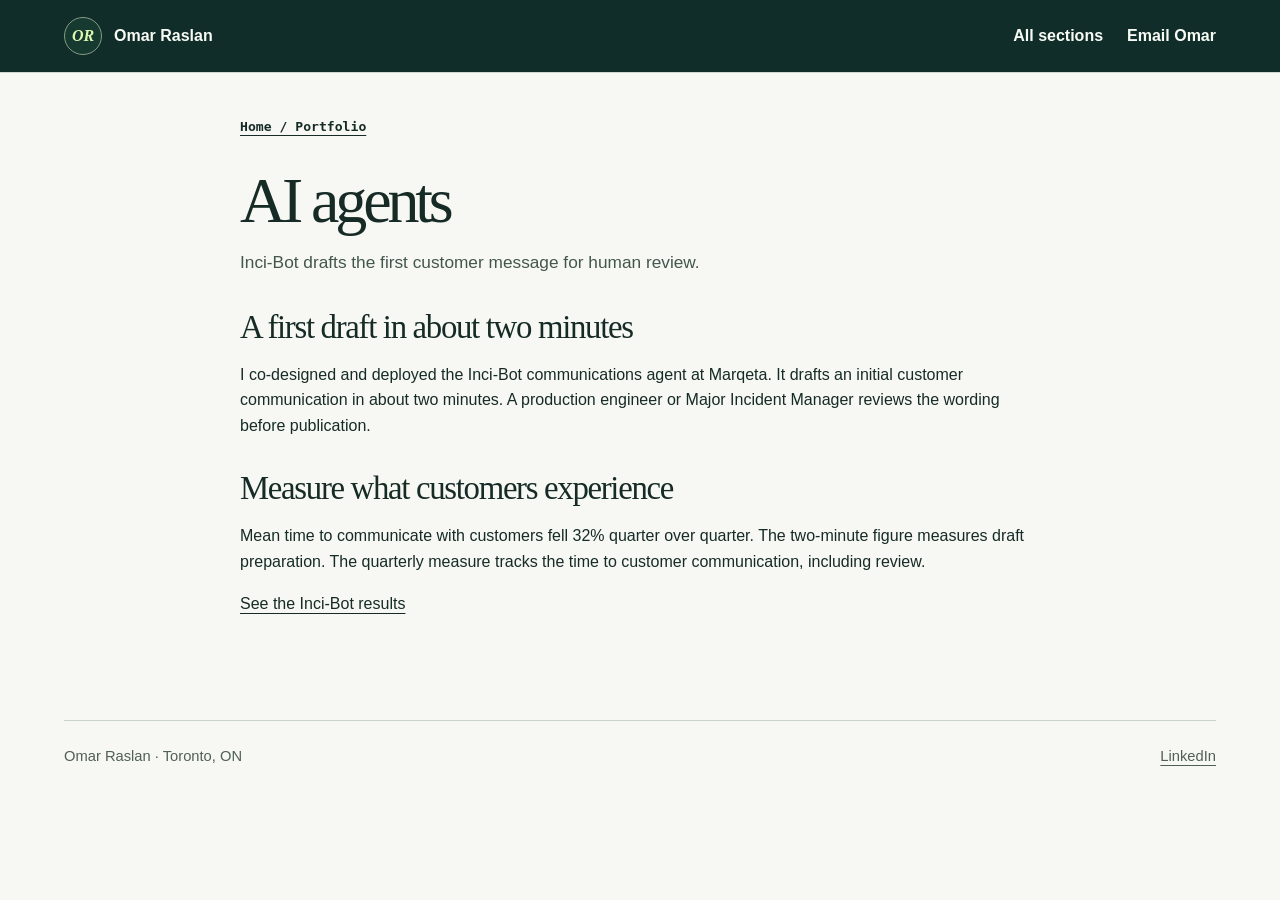
<file: ai-agents.html>
<!doctype html><html lang="en"><head><meta charset="utf-8"><meta name="viewport" content="width=device-width,initial-scale=1"><title>AI agents | Omar Raslan</title><link rel="stylesheet" href="style.css"></head><body><a class="skip" href="#main">Skip to content</a><header><div class="frame bar"><a class="brand" href="index.html"><b>OR</b> Omar Raslan</a><nav><a href="index.html#work">All sections</a><a href="mailto:omartraslan@gmail.com">Email Omar</a></nav></div></header><main id="main" class="frame"><div class="detail"><a class="back" href="index.html#work">Home / Portfolio</a><h1>AI agents</h1><p class="intro">Inci-Bot drafts the first customer message for human review.</p><h2>A first draft in about two minutes</h2><p>I co-designed and deployed the Inci-Bot communications agent at Marqeta. It drafts an initial customer communication in about two minutes. A production engineer or Major Incident Manager reviews the wording before publication.</p><h2>Measure what customers experience</h2><p>Mean time to communicate with customers fell 32% quarter over quarter. The two-minute figure measures draft preparation. The quarterly measure tracks the time to customer communication, including review.</p><p><a href="results.html#marqeta">See the Inci-Bot results</a></p></div></main><footer class="frame"><span>Omar Raslan · Toronto, ON</span><a href="https://www.linkedin.com/in/omartraslan">LinkedIn</a></footer></body></html>
</file>
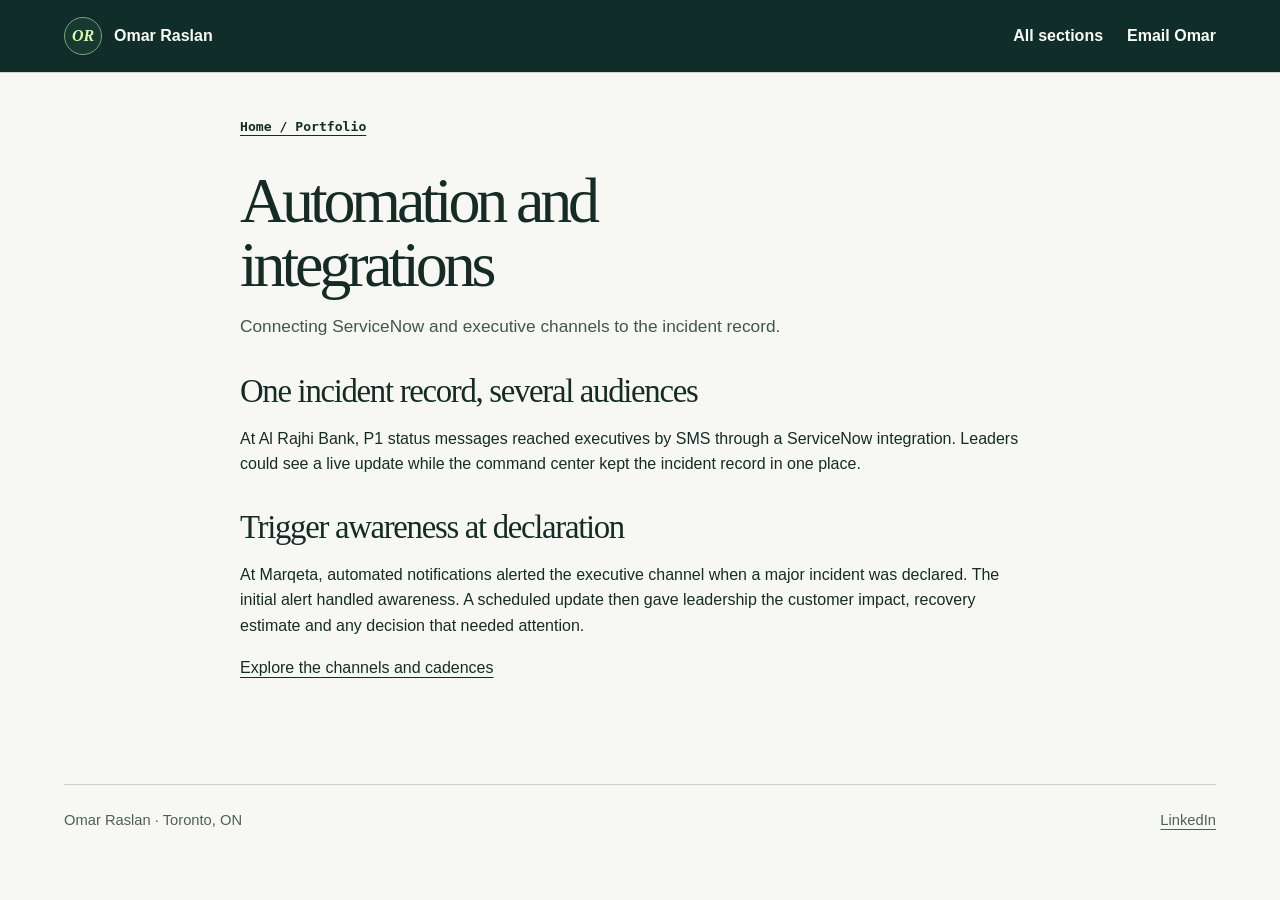
<file: automation.html>
<!doctype html><html lang="en"><head><meta charset="utf-8"><meta name="viewport" content="width=device-width,initial-scale=1"><title>Automation and integrations | Omar Raslan</title><link rel="stylesheet" href="style.css"></head><body><a class="skip" href="#main">Skip to content</a><header><div class="frame bar"><a class="brand" href="index.html"><b>OR</b> Omar Raslan</a><nav><a href="index.html#work">All sections</a><a href="mailto:omartraslan@gmail.com">Email Omar</a></nav></div></header><main id="main" class="frame"><div class="detail"><a class="back" href="index.html#work">Home / Portfolio</a><h1>Automation and integrations</h1><p class="intro">Connecting ServiceNow and executive channels to the incident record.</p><h2>One incident record, several audiences</h2><p>At Al Rajhi Bank, P1 status messages reached executives by SMS through a ServiceNow integration. Leaders could see a live update while the command center kept the incident record in one place.</p><h2>Trigger awareness at declaration</h2><p>At Marqeta, automated notifications alerted the executive channel when a major incident was declared. The initial alert handled awareness. A scheduled update then gave leadership the customer impact, recovery estimate and any decision that needed attention.</p><p><a href="communication.html#communication-channels-i-have-run">Explore the channels and cadences</a></p></div></main><footer class="frame"><span>Omar Raslan · Toronto, ON</span><a href="https://www.linkedin.com/in/omartraslan">LinkedIn</a></footer></body></html>
</file>
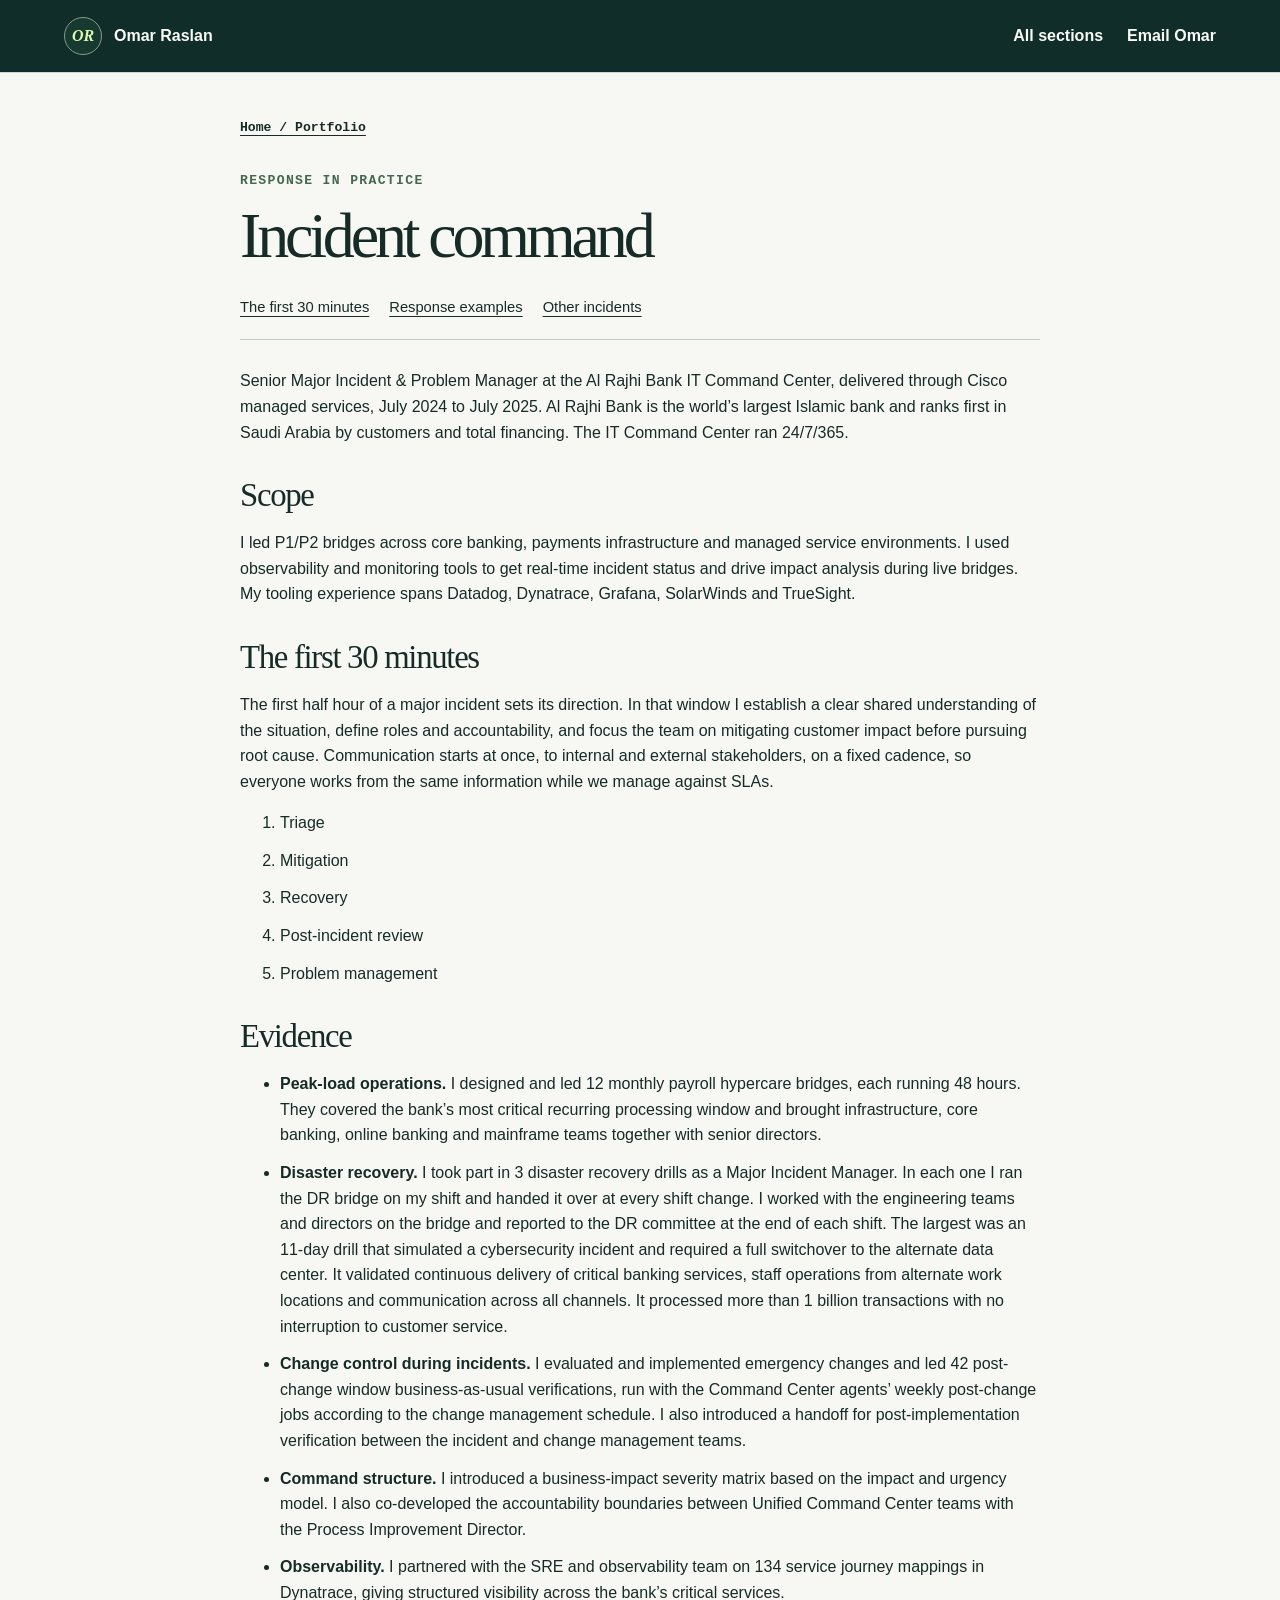
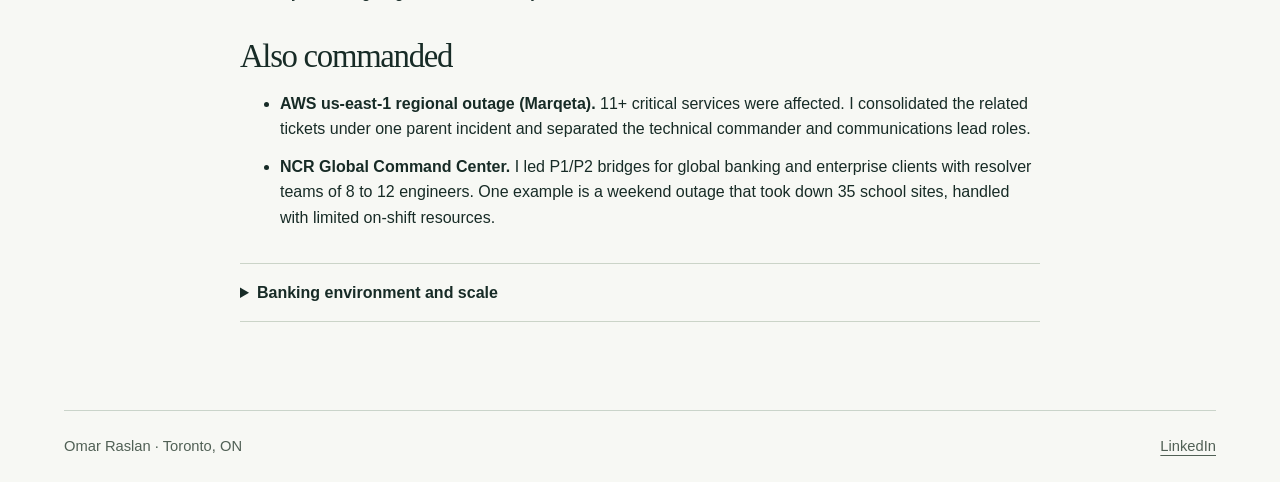
<file: command.html>
<!doctype html><html lang="en"><head><meta charset="utf-8"><meta name="viewport" content="width=device-width,initial-scale=1"><title>Major incident command | Omar Raslan</title><link rel="stylesheet" href="style.css"></head><body><a class="skip" href="#main">Skip to content</a><header><div class="frame bar"><a class="brand" href="index.html"><b>OR</b> Omar Raslan</a><nav><a href="index.html#work">All sections</a><a href="mailto:omartraslan@gmail.com">Email Omar</a></nav></div></header><main id="main" class="frame"><div class="detail"><a class="back" href="index.html#work">Home / Portfolio</a><p class="eyebrow">Response in practice</p><h1>Incident command</h1><div class="toc"><a href="#the-first-30-minutes">The first 30 minutes</a><a href="#evidence">Response examples</a><a href="#also-commanded">Other incidents</a></div><p>Senior Major Incident &amp; Problem Manager at the Al Rajhi Bank IT Command Center, delivered through Cisco managed services, July 2024 to July 2025. Al Rajhi Bank is the world’s largest Islamic bank and ranks first in Saudi Arabia by customers and total financing. The IT Command Center ran 24/7/365.</p>
<h2 id="scope">Scope</h2>
<p>I led P1/P2 bridges across core banking, payments infrastructure and managed service environments. I used observability and monitoring tools to get real-time incident status and drive impact analysis during live bridges. My tooling experience spans Datadog, Dynatrace, Grafana, SolarWinds and TrueSight.</p>
<h2 id="the-first-30-minutes">The first 30 minutes</h2>
<p>The first half hour of a major incident sets its direction. In that window I establish a clear shared understanding of the situation, define roles and accountability, and focus the team on mitigating customer impact before pursuing root cause. Communication starts at once, to internal and external stakeholders, on a fixed cadence, so everyone works from the same information while we manage against SLAs.</p>
<ol type="1">
<li>Triage</li>
<li>Mitigation</li>
<li>Recovery</li>
<li>Post-incident review</li>
<li>Problem management</li>
</ol>
<h2 id="evidence">Evidence</h2>
<ul>
<li><strong>Peak-load operations.</strong> I designed and led 12 monthly payroll hypercare bridges, each running 48 hours. They covered the bank’s most critical recurring processing window and brought infrastructure, core banking, online banking and mainframe teams together with senior directors.</li>
<li><strong>Disaster recovery.</strong> I took part in 3 disaster recovery drills as a Major Incident Manager. In each one I ran the DR bridge on my shift and handed it over at every shift change. I worked with the engineering teams and directors on the bridge and reported to the DR committee at the end of each shift. The largest was an 11-day drill that simulated a cybersecurity incident and required a full switchover to the alternate data center. It validated continuous delivery of critical banking services, staff operations from alternate work locations and communication across all channels. It processed more than 1 billion transactions with no interruption to customer service.</li>
<li><strong>Change control during incidents.</strong> I evaluated and implemented emergency changes and led 42 post-change window business-as-usual verifications, run with the Command Center agents’ weekly post-change jobs according to the change management schedule. I also introduced a handoff for post-implementation verification between the incident and change management teams.</li>
<li><strong>Command structure.</strong> I introduced a business-impact severity matrix based on the impact and urgency model. I also co-developed the accountability boundaries between Unified Command Center teams with the Process Improvement Director.</li>
<li><strong>Observability.</strong> I partnered with the SRE and observability team on 134 service journey mappings in Dynatrace, giving structured visibility across the bank’s critical services.</li>
</ul>
<h2 id="also-commanded">Also commanded</h2>
<ul>
<li><strong>AWS us-east-1 regional outage (Marqeta).</strong> 11+ critical services were affected. I consolidated the related tickets under one parent incident and separated the technical commander and communications lead roles.</li>
<li><strong>NCR Global Command Center.</strong> I led P1/P2 bridges for global banking and enterprise clients with resolver teams of 8 to 12 engineers. One example is a weekend outage that took down 35 school sites, handled with limited on-shift resources.</li>
</ul>
<details class="context"><summary>Banking environment and scale</summary><div class="fact"><strong>20.6 million</strong><p>Customers in 2025, up from 18.5 million in 2024, the year I joined</p></div>
<div class="fact"><strong>4 countries</strong><p>Saudi Arabia, Malaysia, Kuwait and Jordan</p></div>
<div class="fact"><strong>1 billion+</strong><p>Banking transactions per month on average in Saudi Arabia, over 12 billion a year</p></div>
<div class="fact"><strong>96%</strong><p>Of interactions handled through digital channels</p></div>
<div class="fact"><strong>SAR 1,043 billion</strong><p>Total assets, about US$278 billion</p></div>
<div class="fact"><strong>First</strong><p>In the Middle East for remittances by payment value</p></div>
<p>Figures from Al Rajhi Bank’s 2025 annual report.</p>
</details></div></main><footer class="frame"><span>Omar Raslan · Toronto, ON</span><a href="https://www.linkedin.com/in/omartraslan">LinkedIn</a></footer></body></html>
</file>
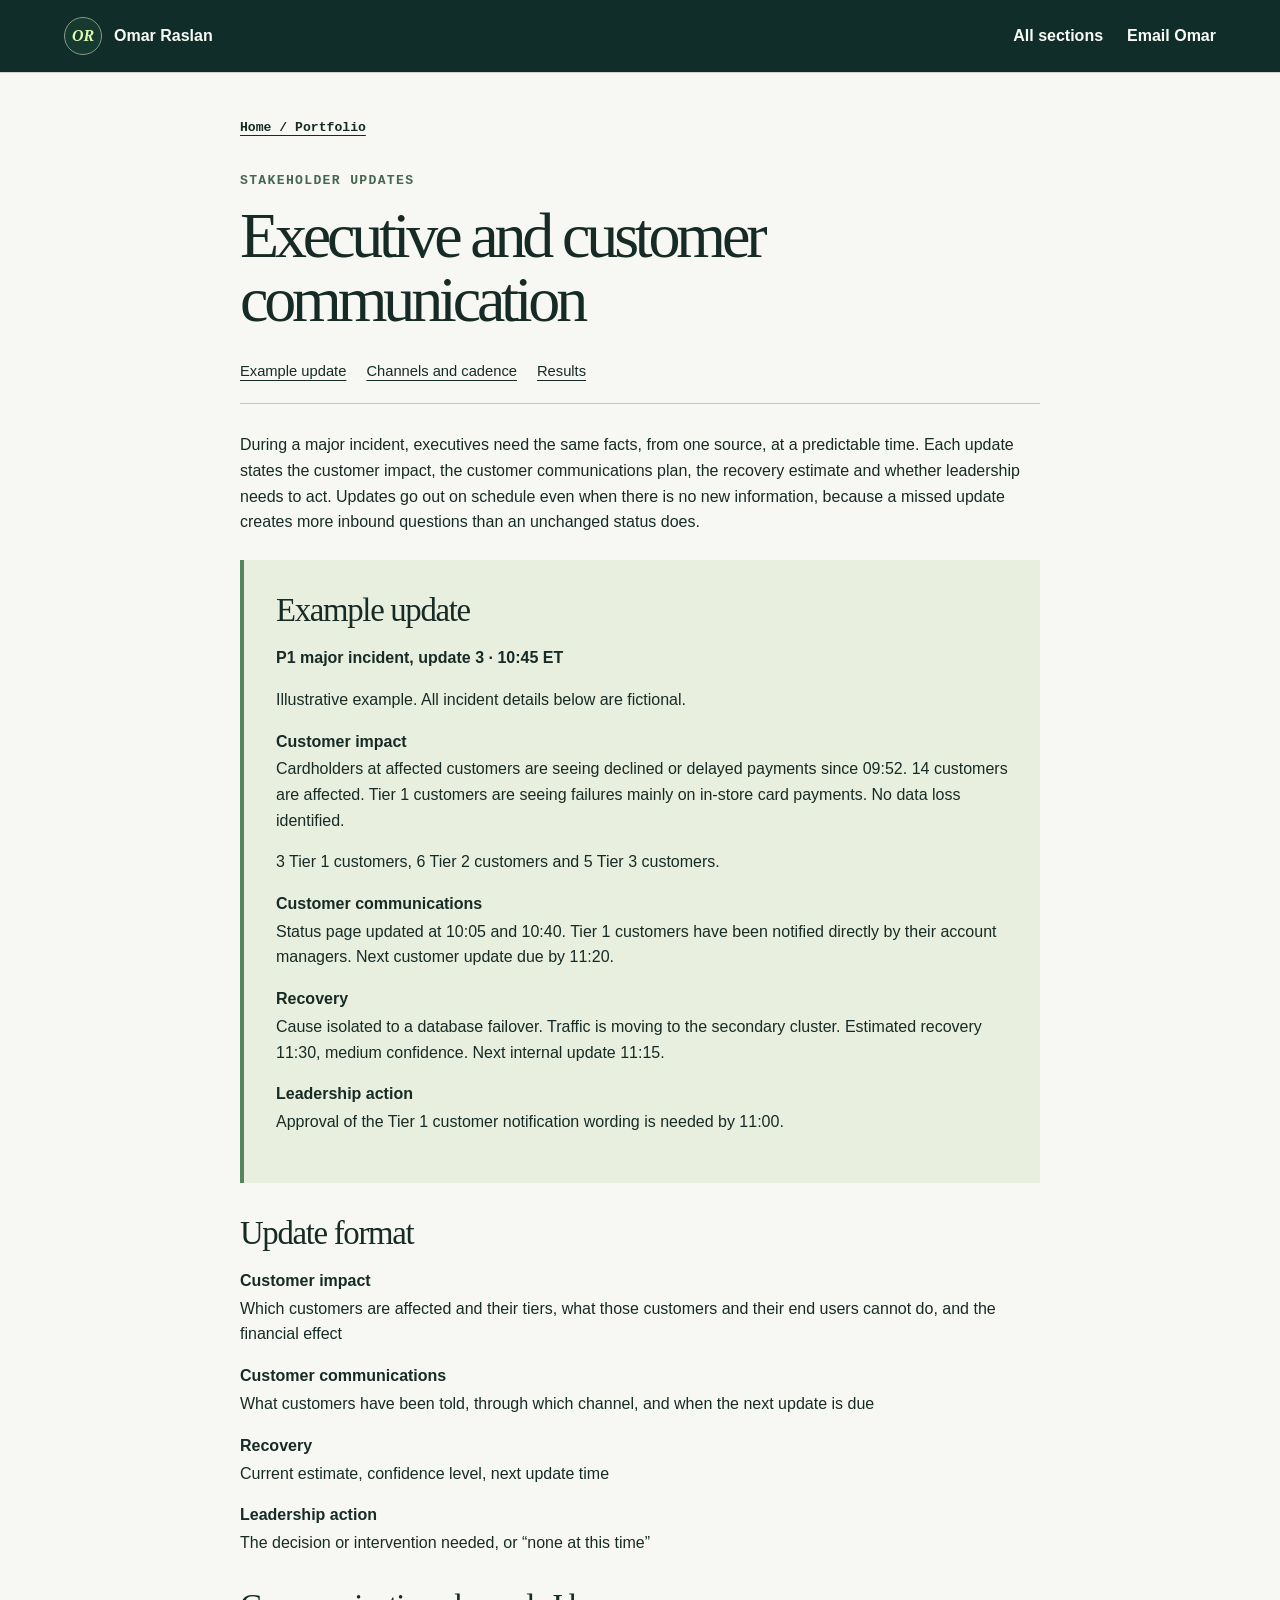
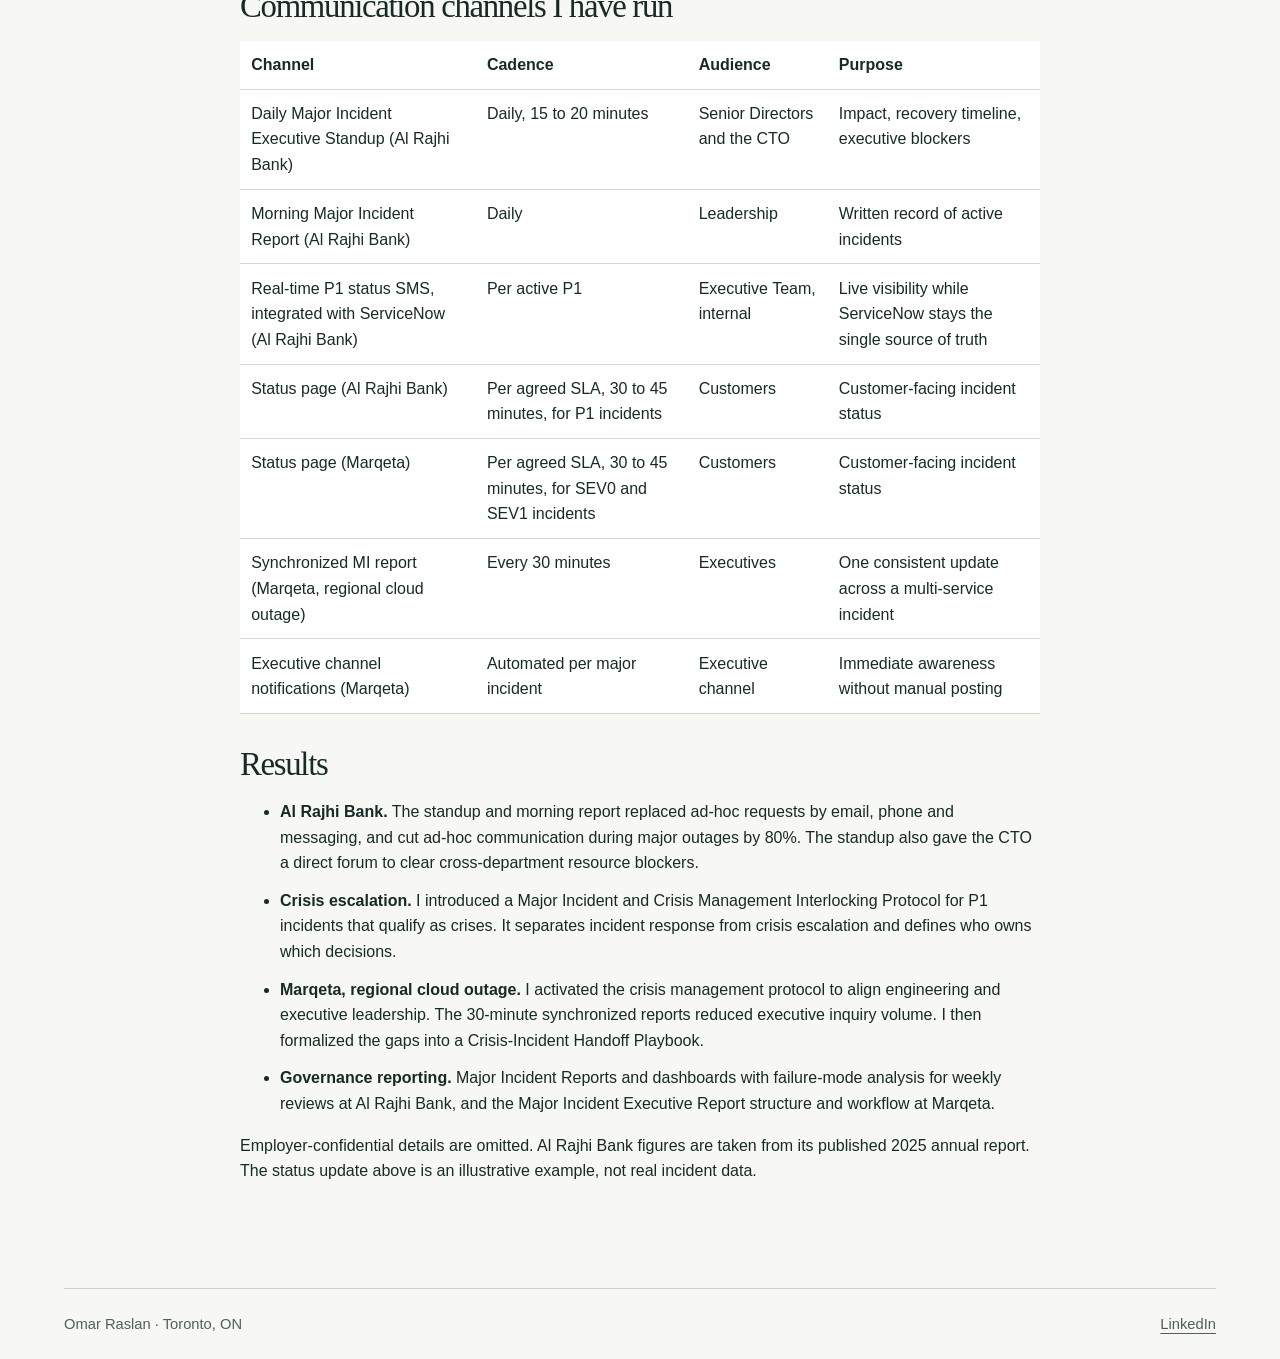
<file: communication.html>
<!doctype html><html lang="en"><head><meta charset="utf-8"><meta name="viewport" content="width=device-width,initial-scale=1"><title>Executive and customer communication | Omar Raslan</title><link rel="stylesheet" href="style.css"></head><body><a class="skip" href="#main">Skip to content</a><header><div class="frame bar"><a class="brand" href="index.html"><b>OR</b> Omar Raslan</a><nav><a href="index.html#work">All sections</a><a href="mailto:omartraslan@gmail.com">Email Omar</a></nav></div></header><main id="main" class="frame"><div class="detail"><a class="back" href="index.html#work">Home / Portfolio</a><p class="eyebrow">Stakeholder updates</p><h1>Executive and customer communication</h1><div class="toc"><a href="#example-update">Example update</a><a href="#communication-channels-i-have-run">Channels and cadence</a><a href="#results">Results</a></div><p>During a major incident, executives need the same facts, from one source, at a predictable time. Each update states the customer impact, the customer communications plan, the recovery estimate and whether leadership needs to act. Updates go out on schedule even when there is no new information, because a missed update creates more inbound questions than an unchanged status does.</p>
<section class="sample-note"><h2 id="example-update">Example update</h2>
<p><strong>P1 major incident, update 3 · 10:45 ET</strong></p>
<p>Illustrative example. All incident details below are fictional.</p>
<p class="field-label">Customer impact</p>
<p>Cardholders at affected customers are seeing declined or delayed payments since 09:52. 14 customers are affected. Tier 1 customers are seeing failures mainly on in-store card payments. No data loss identified.</p>
<p>3 Tier 1 customers, 6 Tier 2 customers and 5 Tier 3 customers.</p>
<p class="field-label">Customer communications</p>
<p>Status page updated at 10:05 and 10:40. Tier 1 customers have been notified directly by their account managers. Next customer update due by 11:20.</p>
<p class="field-label">Recovery</p>
<p>Cause isolated to a database failover. Traffic is moving to the secondary cluster. Estimated recovery 11:30, medium confidence. Next internal update 11:15.</p>
<p class="field-label">Leadership action</p>
<p>Approval of the Tier 1 customer notification wording is needed by 11:00.</p>
</section><h2 id="update-format">Update format</h2>
<p class="field-label">Customer impact</p>
<p>Which customers are affected and their tiers, what those customers and their end users cannot do, and the financial effect</p>
<p class="field-label">Customer communications</p>
<p>What customers have been told, through which channel, and when the next update is due</p>
<p class="field-label">Recovery</p>
<p>Current estimate, confidence level, next update time</p>
<p class="field-label">Leadership action</p>
<p>The decision or intervention needed, or “none at this time”</p>
<h2 id="communication-channels-i-have-run">Communication channels I have run</h2>
<div class="tablewrap" tabindex="0" role="region" aria-label="Communication channels"><table>
<thead>
<tr class="header">
<th>Channel</th>
<th>Cadence</th>
<th>Audience</th>
<th>Purpose</th>
</tr>
</thead>
<tbody>
<tr class="odd">
<td>Daily Major Incident Executive Standup (Al Rajhi Bank)</td>
<td>Daily, 15 to 20 minutes</td>
<td>Senior Directors and the CTO</td>
<td>Impact, recovery timeline, executive blockers</td>
</tr>
<tr class="even">
<td>Morning Major Incident Report (Al Rajhi Bank)</td>
<td>Daily</td>
<td>Leadership</td>
<td>Written record of active incidents</td>
</tr>
<tr class="odd">
<td>Real-time P1 status SMS, integrated with ServiceNow (Al Rajhi Bank)</td>
<td>Per active P1</td>
<td>Executive Team, internal</td>
<td>Live visibility while ServiceNow stays the single source of truth</td>
</tr>
<tr class="even">
<td>Status page (Al Rajhi Bank)</td>
<td>Per agreed SLA, 30 to 45 minutes, for P1 incidents</td>
<td>Customers</td>
<td>Customer-facing incident status</td>
</tr>
<tr class="odd">
<td>Status page (Marqeta)</td>
<td>Per agreed SLA, 30 to 45 minutes, for SEV0 and SEV1 incidents</td>
<td>Customers</td>
<td>Customer-facing incident status</td>
</tr>
<tr class="even">
<td>Synchronized MI report (Marqeta, regional cloud outage)</td>
<td>Every 30 minutes</td>
<td>Executives</td>
<td>One consistent update across a multi-service incident</td>
</tr>
<tr class="odd">
<td>Executive channel notifications (Marqeta)</td>
<td>Automated per major incident</td>
<td>Executive channel</td>
<td>Immediate awareness without manual posting</td>
</tr>
</tbody>
</table></div>
<h2 id="results">Results</h2>
<ul>
<li><strong>Al Rajhi Bank.</strong> The standup and morning report replaced ad-hoc requests by email, phone and messaging, and cut ad-hoc communication during major outages by 80%. The standup also gave the CTO a direct forum to clear cross-department resource blockers.</li>
<li><strong>Crisis escalation.</strong> I introduced a Major Incident and Crisis Management Interlocking Protocol for P1 incidents that qualify as crises. It separates incident response from crisis escalation and defines who owns which decisions.</li>
<li><strong>Marqeta, regional cloud outage.</strong> I activated the crisis management protocol to align engineering and executive leadership. The 30-minute synchronized reports reduced executive inquiry volume. I then formalized the gaps into a Crisis-Incident Handoff Playbook.</li>
<li><strong>Governance reporting.</strong> Major Incident Reports and dashboards with failure-mode analysis for weekly reviews at Al Rajhi Bank, and the Major Incident Executive Report structure and workflow at Marqeta.</li>
</ul>
<p>Employer-confidential details are omitted. Al Rajhi Bank figures are taken from its published 2025 annual report. The status update above is an illustrative example, not real incident data.</p>
</div></main><footer class="frame"><span>Omar Raslan · Toronto, ON</span><a href="https://www.linkedin.com/in/omartraslan">LinkedIn</a></footer></body></html>
</file>
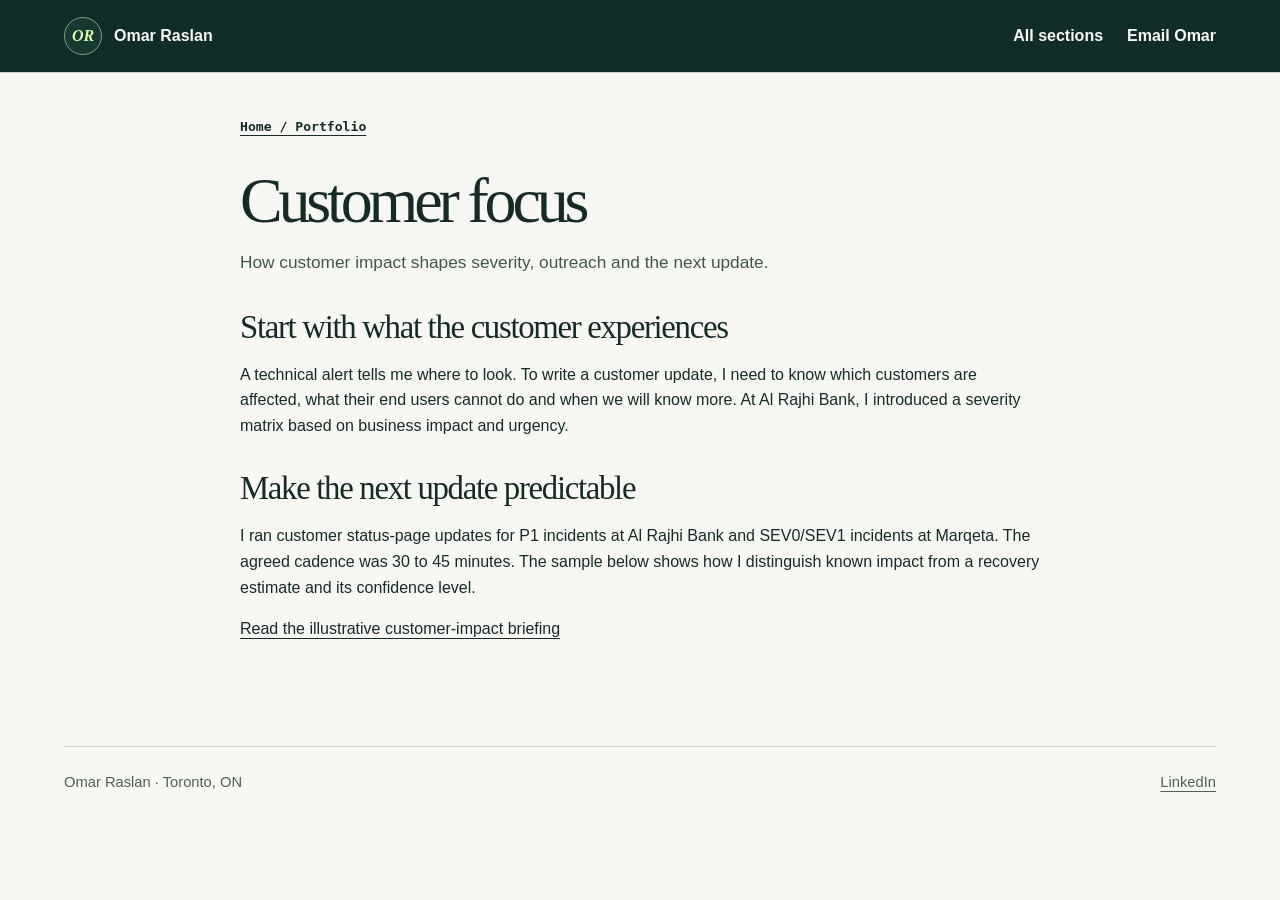
<file: customer-focus.html>
<!doctype html><html lang="en"><head><meta charset="utf-8"><meta name="viewport" content="width=device-width,initial-scale=1"><title>Customer focus | Omar Raslan</title><link rel="stylesheet" href="style.css"></head><body><a class="skip" href="#main">Skip to content</a><header><div class="frame bar"><a class="brand" href="index.html"><b>OR</b> Omar Raslan</a><nav><a href="index.html#work">All sections</a><a href="mailto:omartraslan@gmail.com">Email Omar</a></nav></div></header><main id="main" class="frame"><div class="detail"><a class="back" href="index.html#work">Home / Portfolio</a><h1>Customer focus</h1><p class="intro">How customer impact shapes severity, outreach and the next update.</p><h2>Start with what the customer experiences</h2><p>A technical alert tells me where to look. To write a customer update, I need to know which customers are affected, what their end users cannot do and when we will know more. At Al Rajhi Bank, I introduced a severity matrix based on business impact and urgency.</p><h2>Make the next update predictable</h2><p>I ran customer status-page updates for P1 incidents at Al Rajhi Bank and SEV0/SEV1 incidents at Marqeta. The agreed cadence was 30 to 45 minutes. The sample below shows how I distinguish known impact from a recovery estimate and its confidence level.</p><p><a href="communication.html#example-update">Read the illustrative customer-impact briefing</a></p></div></main><footer class="frame"><span>Omar Raslan · Toronto, ON</span><a href="https://www.linkedin.com/in/omartraslan">LinkedIn</a></footer></body></html>
</file>
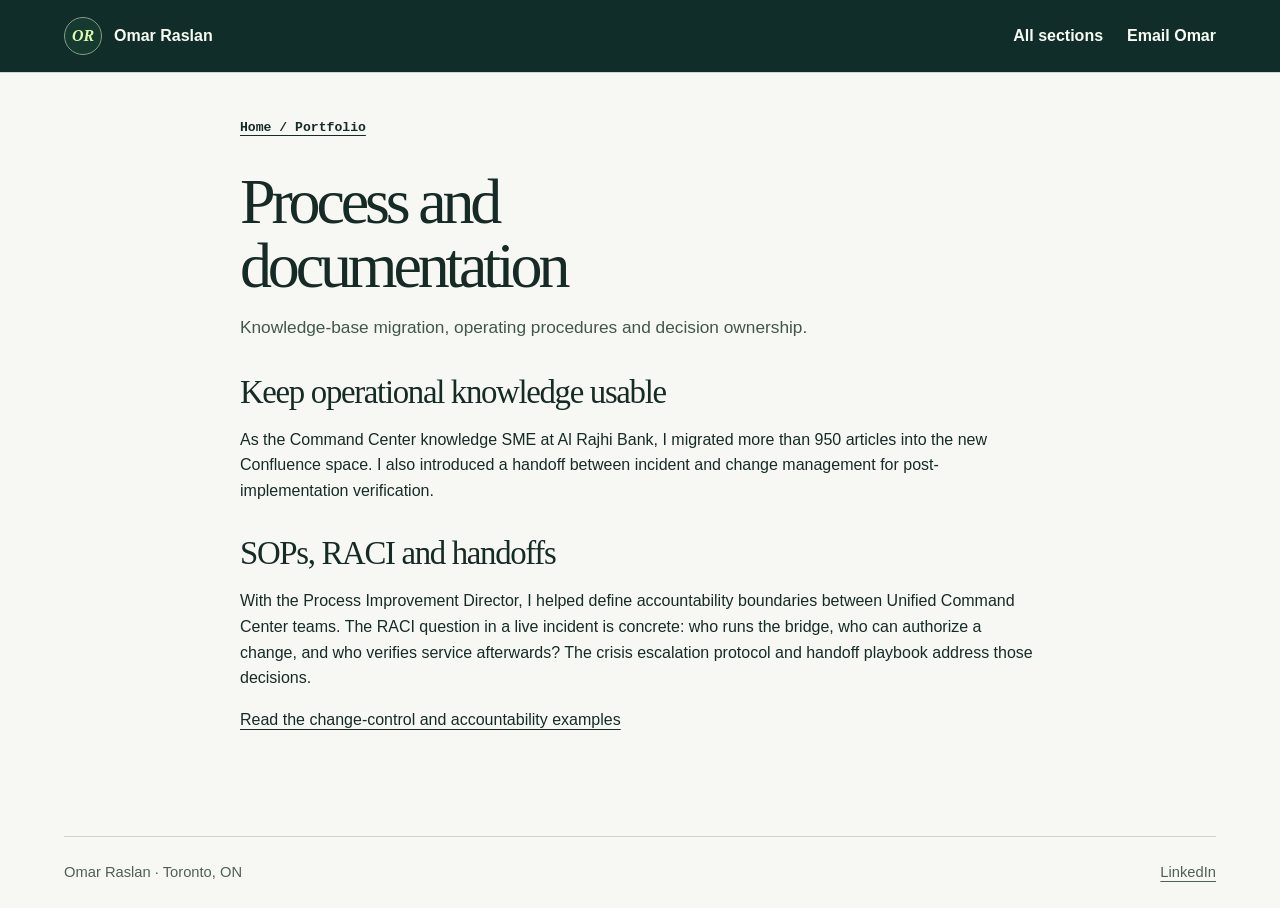
<file: documentation.html>
<!doctype html><html lang="en"><head><meta charset="utf-8"><meta name="viewport" content="width=device-width,initial-scale=1"><title>Process and documentation | Omar Raslan</title><link rel="stylesheet" href="style.css"></head><body><a class="skip" href="#main">Skip to content</a><header><div class="frame bar"><a class="brand" href="index.html"><b>OR</b> Omar Raslan</a><nav><a href="index.html#work">All sections</a><a href="mailto:omartraslan@gmail.com">Email Omar</a></nav></div></header><main id="main" class="frame"><div class="detail"><a class="back" href="index.html#work">Home / Portfolio</a><h1>Process and documentation</h1><p class="intro">Knowledge-base migration, operating procedures and decision ownership.</p><h2>Keep operational knowledge usable</h2><p>As the Command Center knowledge SME at Al Rajhi Bank, I migrated more than 950 articles into the new Confluence space. I also introduced a handoff between incident and change management for post-implementation verification.</p><h2>SOPs, RACI and handoffs</h2><p>With the Process Improvement Director, I helped define accountability boundaries between Unified Command Center teams. The RACI question in a live incident is concrete: who runs the bridge, who can authorize a change, and who verifies service afterwards? The crisis escalation protocol and handoff playbook address those decisions.</p><p><a href="command.html#evidence">Read the change-control and accountability examples</a></p></div></main><footer class="frame"><span>Omar Raslan · Toronto, ON</span><a href="https://www.linkedin.com/in/omartraslan">LinkedIn</a></footer></body></html>
</file>
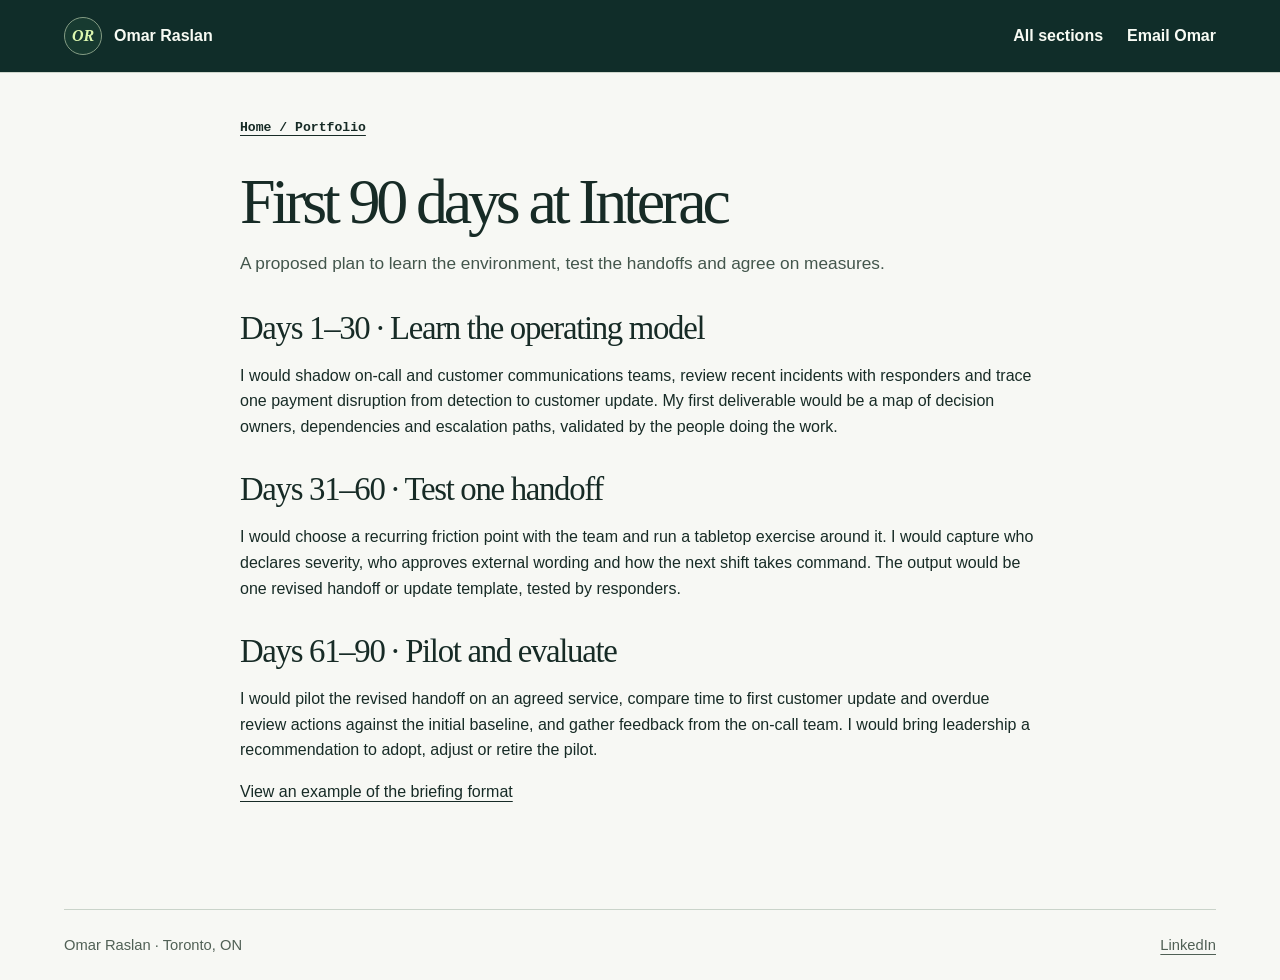
<file: interac.html>
<!doctype html><html lang="en"><head><meta charset="utf-8"><meta name="viewport" content="width=device-width,initial-scale=1"><title>First 90 days at Interac | Omar Raslan</title><link rel="stylesheet" href="style.css"></head><body><a class="skip" href="#main">Skip to content</a><header><div class="frame bar"><a class="brand" href="index.html"><b>OR</b> Omar Raslan</a><nav><a href="index.html#work">All sections</a><a href="mailto:omartraslan@gmail.com">Email Omar</a></nav></div></header><main id="main" class="frame"><div class="detail"><a class="back" href="index.html#work">Home / Portfolio</a><h1>First 90 days at Interac</h1><p class="intro">A proposed plan to learn the environment, test the handoffs and agree on measures.</p><h2>Days 1–30 · Learn the operating model</h2><p>I would shadow on-call and customer communications teams, review recent incidents with responders and trace one payment disruption from detection to customer update. My first deliverable would be a map of decision owners, dependencies and escalation paths, validated by the people doing the work.</p><h2>Days 31–60 · Test one handoff</h2><p>I would choose a recurring friction point with the team and run a tabletop exercise around it. I would capture who declares severity, who approves external wording and how the next shift takes command. The output would be one revised handoff or update template, tested by responders.</p><h2>Days 61–90 · Pilot and evaluate</h2><p>I would pilot the revised handoff on an agreed service, compare time to first customer update and overdue review actions against the initial baseline, and gather feedback from the on-call team. I would bring leadership a recommendation to adopt, adjust or retire the pilot.</p><p><a href="communication.html#example-update">View an example of the briefing format</a></p></div></main><footer class="frame"><span>Omar Raslan · Toronto, ON</span><a href="https://www.linkedin.com/in/omartraslan">LinkedIn</a></footer></body></html>
</file>
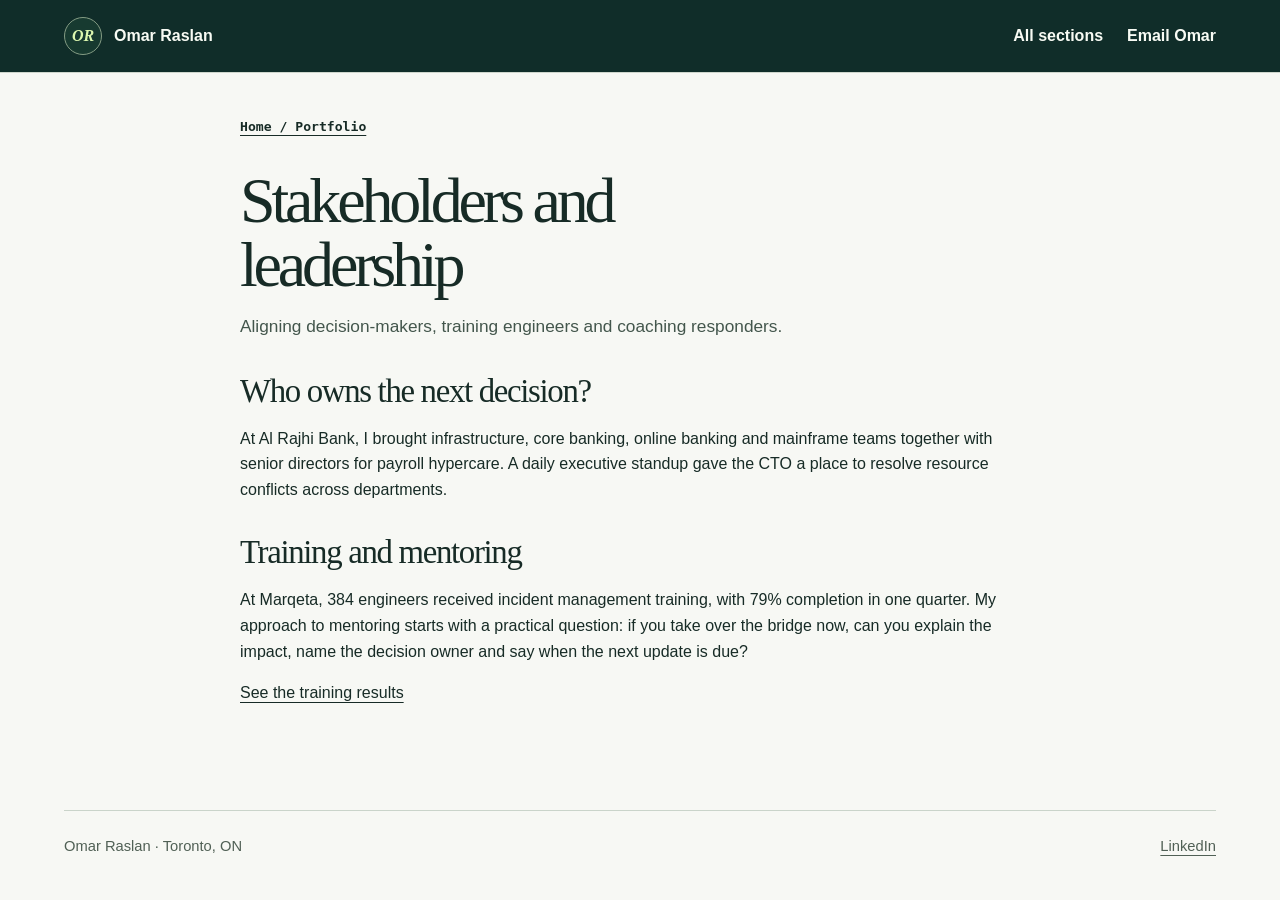
<file: leadership.html>
<!doctype html><html lang="en"><head><meta charset="utf-8"><meta name="viewport" content="width=device-width,initial-scale=1"><title>Stakeholders and leadership | Omar Raslan</title><link rel="stylesheet" href="style.css"></head><body><a class="skip" href="#main">Skip to content</a><header><div class="frame bar"><a class="brand" href="index.html"><b>OR</b> Omar Raslan</a><nav><a href="index.html#work">All sections</a><a href="mailto:omartraslan@gmail.com">Email Omar</a></nav></div></header><main id="main" class="frame"><div class="detail"><a class="back" href="index.html#work">Home / Portfolio</a><h1>Stakeholders and leadership</h1><p class="intro">Aligning decision-makers, training engineers and coaching responders.</p><h2>Who owns the next decision?</h2><p>At Al Rajhi Bank, I brought infrastructure, core banking, online banking and mainframe teams together with senior directors for payroll hypercare. A daily executive standup gave the CTO a place to resolve resource conflicts across departments.</p><h2>Training and mentoring</h2><p>At Marqeta, 384 engineers received incident management training, with 79% completion in one quarter. My approach to mentoring starts with a practical question: if you take over the bridge now, can you explain the impact, name the decision owner and say when the next update is due?</p><p><a href="results.html#marqeta">See the training results</a></p></div></main><footer class="frame"><span>Omar Raslan · Toronto, ON</span><a href="https://www.linkedin.com/in/omartraslan">LinkedIn</a></footer></body></html>
</file>
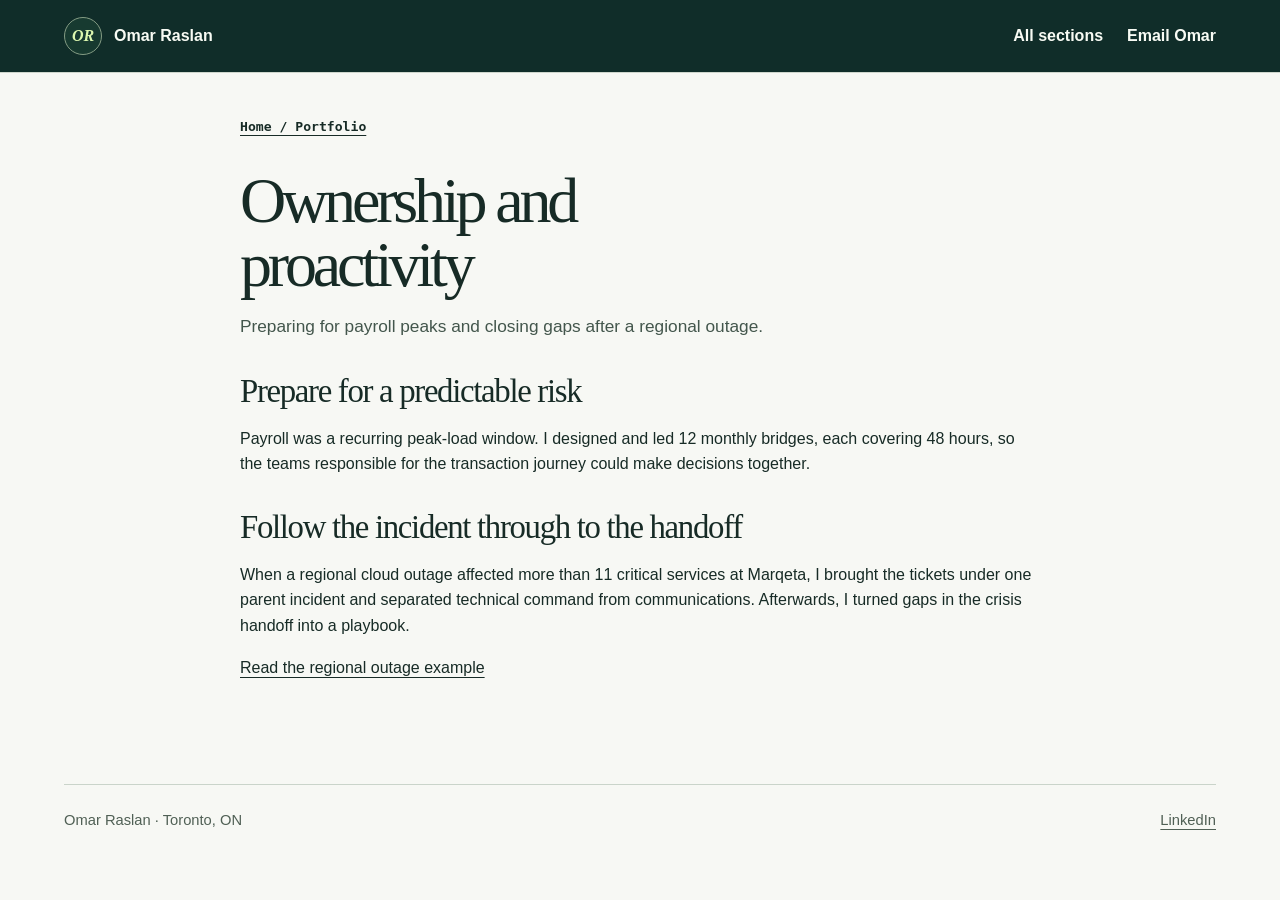
<file: ownership.html>
<!doctype html><html lang="en"><head><meta charset="utf-8"><meta name="viewport" content="width=device-width,initial-scale=1"><title>Ownership and proactivity | Omar Raslan</title><link rel="stylesheet" href="style.css"></head><body><a class="skip" href="#main">Skip to content</a><header><div class="frame bar"><a class="brand" href="index.html"><b>OR</b> Omar Raslan</a><nav><a href="index.html#work">All sections</a><a href="mailto:omartraslan@gmail.com">Email Omar</a></nav></div></header><main id="main" class="frame"><div class="detail"><a class="back" href="index.html#work">Home / Portfolio</a><h1>Ownership and proactivity</h1><p class="intro">Preparing for payroll peaks and closing gaps after a regional outage.</p><h2>Prepare for a predictable risk</h2><p>Payroll was a recurring peak-load window. I designed and led 12 monthly bridges, each covering 48 hours, so the teams responsible for the transaction journey could make decisions together.</p><h2>Follow the incident through to the handoff</h2><p>When a regional cloud outage affected more than 11 critical services at Marqeta, I brought the tickets under one parent incident and separated technical command from communications. Afterwards, I turned gaps in the crisis handoff into a playbook.</p><p><a href="command.html#also-commanded">Read the regional outage example</a></p></div></main><footer class="frame"><span>Omar Raslan · Toronto, ON</span><a href="https://www.linkedin.com/in/omartraslan">LinkedIn</a></footer></body></html>
</file>
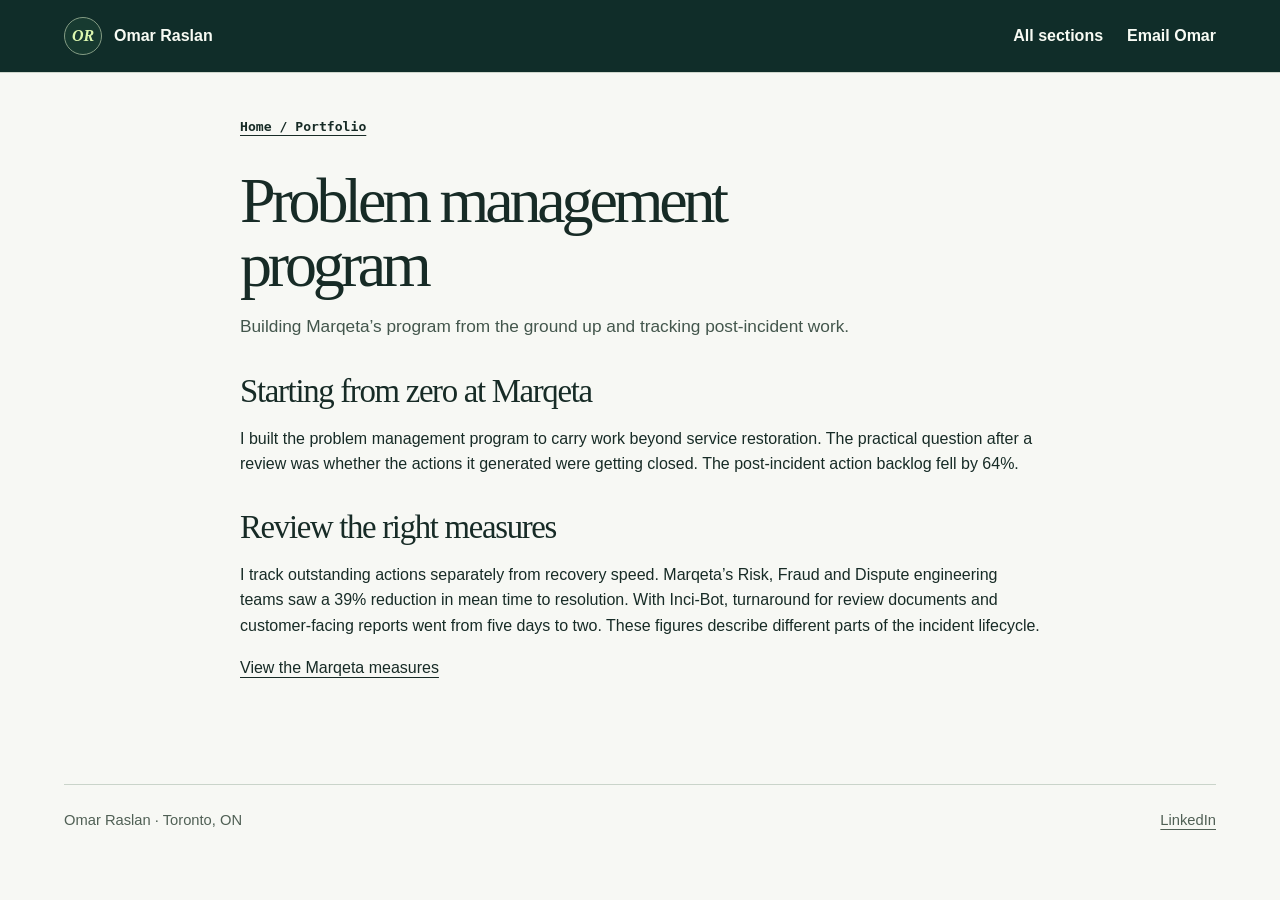
<file: problem-management.html>
<!doctype html><html lang="en"><head><meta charset="utf-8"><meta name="viewport" content="width=device-width,initial-scale=1"><title>Problem management program | Omar Raslan</title><link rel="stylesheet" href="style.css"></head><body><a class="skip" href="#main">Skip to content</a><header><div class="frame bar"><a class="brand" href="index.html"><b>OR</b> Omar Raslan</a><nav><a href="index.html#work">All sections</a><a href="mailto:omartraslan@gmail.com">Email Omar</a></nav></div></header><main id="main" class="frame"><div class="detail"><a class="back" href="index.html#work">Home / Portfolio</a><h1>Problem management program</h1><p class="intro">Building Marqeta’s program from the ground up and tracking post-incident work.</p><h2>Starting from zero at Marqeta</h2><p>I built the problem management program to carry work beyond service restoration. The practical question after a review was whether the actions it generated were getting closed. The post-incident action backlog fell by 64%.</p><h2>Review the right measures</h2><p>I track outstanding actions separately from recovery speed. Marqeta’s Risk, Fraud and Dispute engineering teams saw a 39% reduction in mean time to resolution. With Inci-Bot, turnaround for review documents and customer-facing reports went from five days to two. These figures describe different parts of the incident lifecycle.</p><p><a href="results.html#marqeta">View the Marqeta measures</a></p></div></main><footer class="frame"><span>Omar Raslan · Toronto, ON</span><a href="https://www.linkedin.com/in/omartraslan">LinkedIn</a></footer></body></html>
</file>
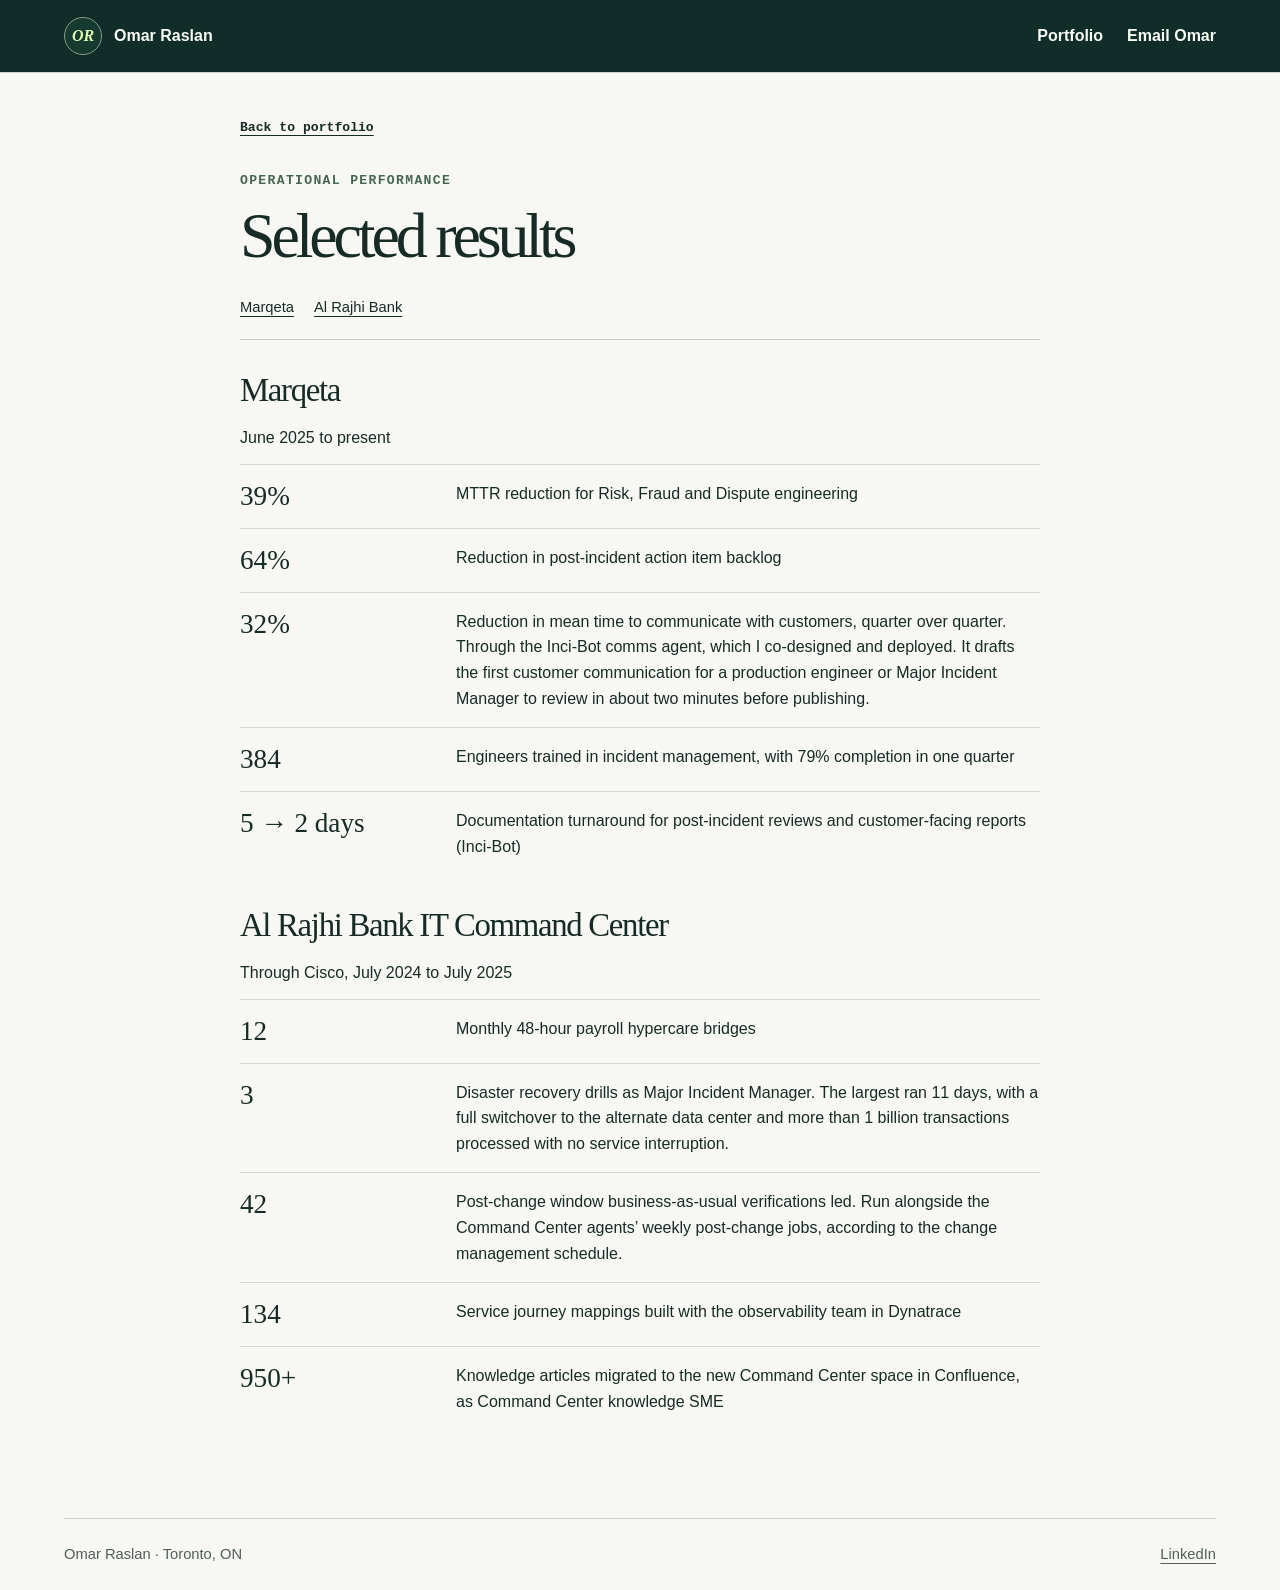
<file: results.html>
<!doctype html><html lang="en"><head><meta charset="utf-8"><meta name="viewport" content="width=device-width,initial-scale=1"><title>Selected results | Omar Raslan</title><link rel="stylesheet" href="style.css"></head><body><a class="skip" href="#main">Skip to content</a><header><div class="frame bar"><a class="brand" href="index.html"><b>OR</b> Omar Raslan</a><nav><a href="index.html#work">Portfolio</a><a href="mailto:omartraslan@gmail.com">Email Omar</a></nav></div></header><main id="main" class="frame"><div class="detail"><a class="back" href="index.html#work">Back to portfolio</a><p class="eyebrow">Operational performance</p><h1>Selected results</h1><div class="toc"><a href="#marqeta">Marqeta</a><a href="#al-rajhi-bank-it-command-center">Al Rajhi Bank</a></div><h2 id="marqeta">Marqeta</h2>
<p>June 2025 to present</p>
<div class="fact"><strong>39%</strong><p>MTTR reduction for Risk, Fraud and Dispute engineering</p></div>
<div class="fact"><strong>64%</strong><p>Reduction in post-incident action item backlog</p></div>
<div class="fact"><strong>32%</strong><p>Reduction in mean time to communicate with customers, quarter over quarter. Through the Inci-Bot comms agent, which I co-designed and deployed. It drafts the first customer communication for a production engineer or Major Incident Manager to review in about two minutes before publishing.</p></div>
<div class="fact"><strong>384</strong><p>Engineers trained in incident management, with 79% completion in one quarter</p></div>
<div class="fact"><strong>5 → 2 days</strong><p>Documentation turnaround for post-incident reviews and customer-facing reports (Inci-Bot)</p></div>
<h2 id="al-rajhi-bank-it-command-center">Al Rajhi Bank IT Command Center</h2>
<p>Through Cisco, July 2024 to July 2025</p>
<div class="fact"><strong>12</strong><p>Monthly 48-hour payroll hypercare bridges</p></div>
<div class="fact"><strong>3</strong><p>Disaster recovery drills as Major Incident Manager. The largest ran 11 days, with a full switchover to the alternate data center and more than 1 billion transactions processed with no service interruption.</p></div>
<div class="fact"><strong>42</strong><p>Post-change window business-as-usual verifications led. Run alongside the Command Center agents’ weekly post-change jobs, according to the change management schedule.</p></div>
<div class="fact"><strong>134</strong><p>Service journey mappings built with the observability team in Dynatrace</p></div>
<div class="fact"><strong>950+</strong><p>Knowledge articles migrated to the new Command Center space in Confluence, as Command Center knowledge SME</p></div>
</div></main><footer class="frame"><span>Omar Raslan · Toronto, ON</span><a href="https://www.linkedin.com/in/omartraslan">LinkedIn</a></footer></body></html>
</file>
<file: style.css>
*{box-sizing:border-box}html{scroll-padding-top:1.5rem}body{margin:0;background:#f7f8f4;color:#172b26;font:1rem/1.6 "Inter",Arial,sans-serif}a{color:inherit;text-underline-offset:4px}a:hover{color:#236f49}a:focus-visible{outline:3px solid #278b55;outline-offset:4px}.frame{width:min(1180px,90%);margin:auto}.bar,nav,footer,.toc{display:flex;align-items:center;gap:1.5rem}.bar,footer{justify-content:space-between}header{border-bottom:1px solid #cfd7cd}.bar{min-height:72px}.brand,nav a{font-weight:600;text-decoration:none}.brand{display:flex;align-items:center;gap:12px}.brand b{background:#173a30;color:#dcf7af;border-radius:50%;width:38px;height:38px;display:grid;place-items:center;font:italic bold 1rem Georgia}.hero{padding:clamp(42px,6vw,82px) 0 38px;border-bottom:1px solid #c7d1c7}.eyebrow,.cert,.back{font:600 .82rem/1.6 ui-monospace,monospace}.eyebrow{text-transform:uppercase;letter-spacing:.1em;color:#46674f;margin:0 0 .8rem}h1,h2,h3,p{margin-top:0}.hero h1,.detail h1{font:normal clamp(4rem,8vw,7rem)/1 Georgia,serif;letter-spacing:-.065em;margin:0 0 16px}.hero h1 span{color:#69953c}.hero h2{font-size:clamp(1.3rem,2vw,1.7rem);letter-spacing:-.035em;margin-bottom:10px}.intro{max-width:780px;font-size:1.08rem;color:#43564c}.cert{margin:20px 0 0;color:#425449}.sectionhead{font:normal 2.4rem Georgia,serif;letter-spacing:-.05em;margin:30px 0 18px}.grid{display:grid;grid-template-columns:repeat(3,1fr);gap:18px}.card{border:1px solid #cbd4c8;border-radius:10px;overflow:hidden;background:#fff;display:flex;flex-direction:column}.meter{background:#dce7d7;position:relative;padding:20px 24px;min-height:138px;isolation:isolate}.card:nth-child(2) .meter{background:#cddede}.card:nth-child(3) .meter{background:#e7e4d4}.meter strong{font:normal 3.4rem/1.12 Georgia,serif;letter-spacing:-.055em}.meter p{max-width:78%;font-size:.88rem;margin:5px 0 0;line-height:1.35}.wave{position:absolute;right:16px;top:14px;display:flex;gap:3px;height:58px;align-items:end;z-index:-1;opacity:.32}.wave i{width:3px;background:#3c6451}.inside{padding:24px;display:flex;flex-direction:column;flex:1}.inside h3{font:normal 1.8rem/1.12 Georgia,serif;letter-spacing:-.04em;margin:0 0 12px}.inside h3 a{text-decoration:none}.inside h3 a:hover{text-decoration:underline}.inside>p:not(.eyebrow){color:#4c5b52}.links{margin-top:auto;border-top:1px solid #dae0d7;padding-top:.8rem;display:grid;gap:.35rem}.links a,.toc a{width:fit-content;font-size:.92rem}footer{margin:48px auto 0!important;border-top:1px solid #cad4ca;padding:24px 0;color:#506055;font-size:.92rem}.detail{max-width:850px;margin:auto;padding:32px 0}.back{display:inline-block;margin-bottom:32px}.detail h1{font-size:clamp(2.6rem,5vw,4.8rem)}.toc{flex-wrap:wrap;padding:12px 0 20px;border-bottom:1px solid #bccbbb;margin-bottom:28px}.detail h2{font:normal 2.05rem Georgia,serif;letter-spacing:-.04em;margin:2rem 0 1rem}.detail li{margin-bottom:12px}.fact{border-top:1px solid #d1d9cf;display:grid;grid-template-columns:minmax(95px,25%) 1fr;align-items:start;gap:16px;padding:16px 0}.fact strong{font:normal 1.7rem Georgia,serif}.fact p{margin:0}.tablewrap{overflow:auto}table{border-collapse:collapse;background:white}td,th{text-align:left;vertical-align:top;padding:.7rem;border-bottom:1px solid #d1d9cf}.skip{position:absolute;left:-100vw}.skip:focus{left:1rem;background:white}.detail p:has(+.fact){margin-bottom:.8rem}@media(max-width:800px){.grid{
  grid-template-columns:repeat(3,minmax(min(15rem,80vw),1fr));
  overflow-x:auto;
  scroll-snap-type:x proximity;
  padding-bottom:.65rem;
}
.card{scroll-snap-align:start}.meter{min-height:110px}.inside{padding:20px}.hero h1{font-size:clamp(3.5rem,12vw,5rem)}nav{gap:1rem}.bar{gap:8px}.brand,nav a{font-size:.92rem}}

header{background:#102d29;color:#f8fbf4}
header a:hover{color:#d2ee93}
.brand b{border:1px solid #849c84}
.detail{max-width:800px;padding-block:2.5rem}
.detail>h1{max-width:18ch}
.toc{gap:.7rem 1.25rem}
.field-label{font-weight:bold;margin-bottom:.15rem}
.sample-note{margin-top:1.6rem;padding:clamp(1rem,4vw,2rem);border-left:4px solid #53865a;background:#e8efde}
.sample-note h2{margin-top:0}
.context{margin-top:2rem;border-block:1px solid #cbd4c8;padding:1rem 0}
.context summary{cursor:pointer;font-weight:bold}
.context[open] summary{margin-bottom:1rem}
</file>
